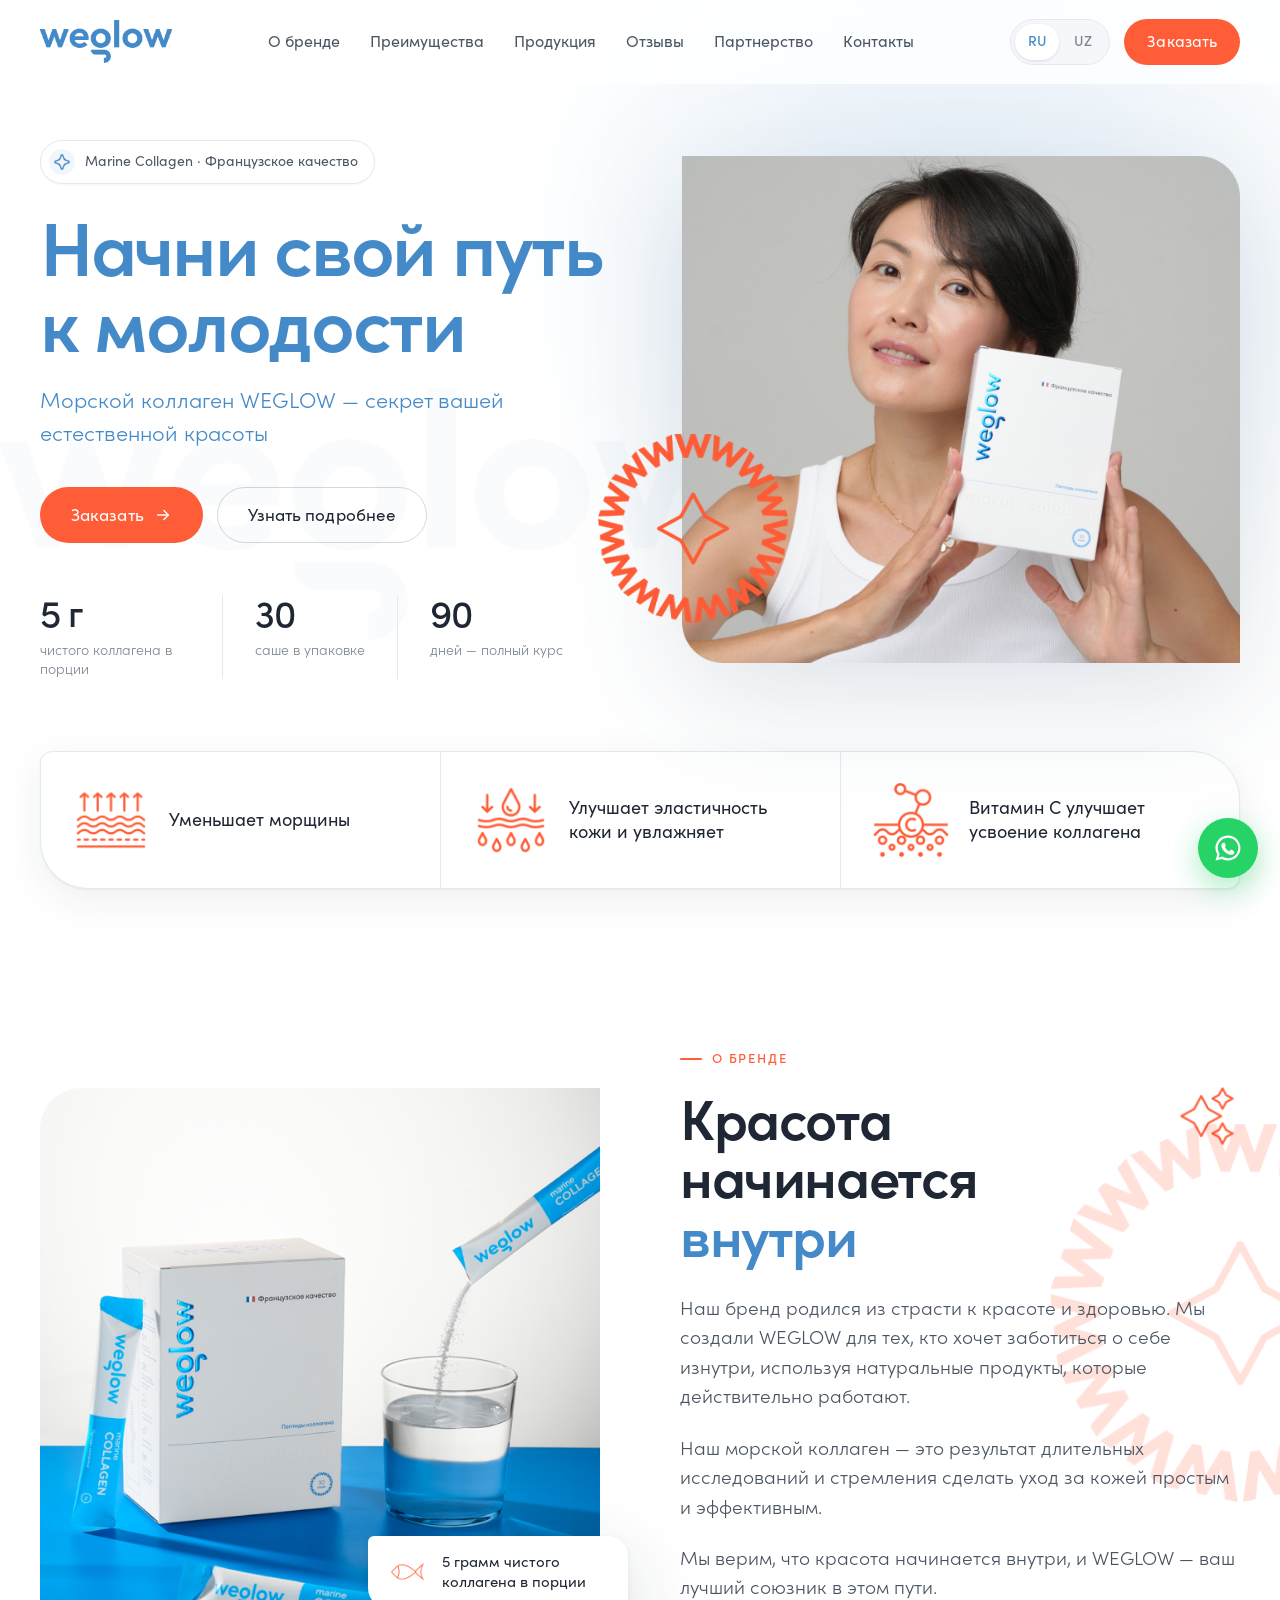
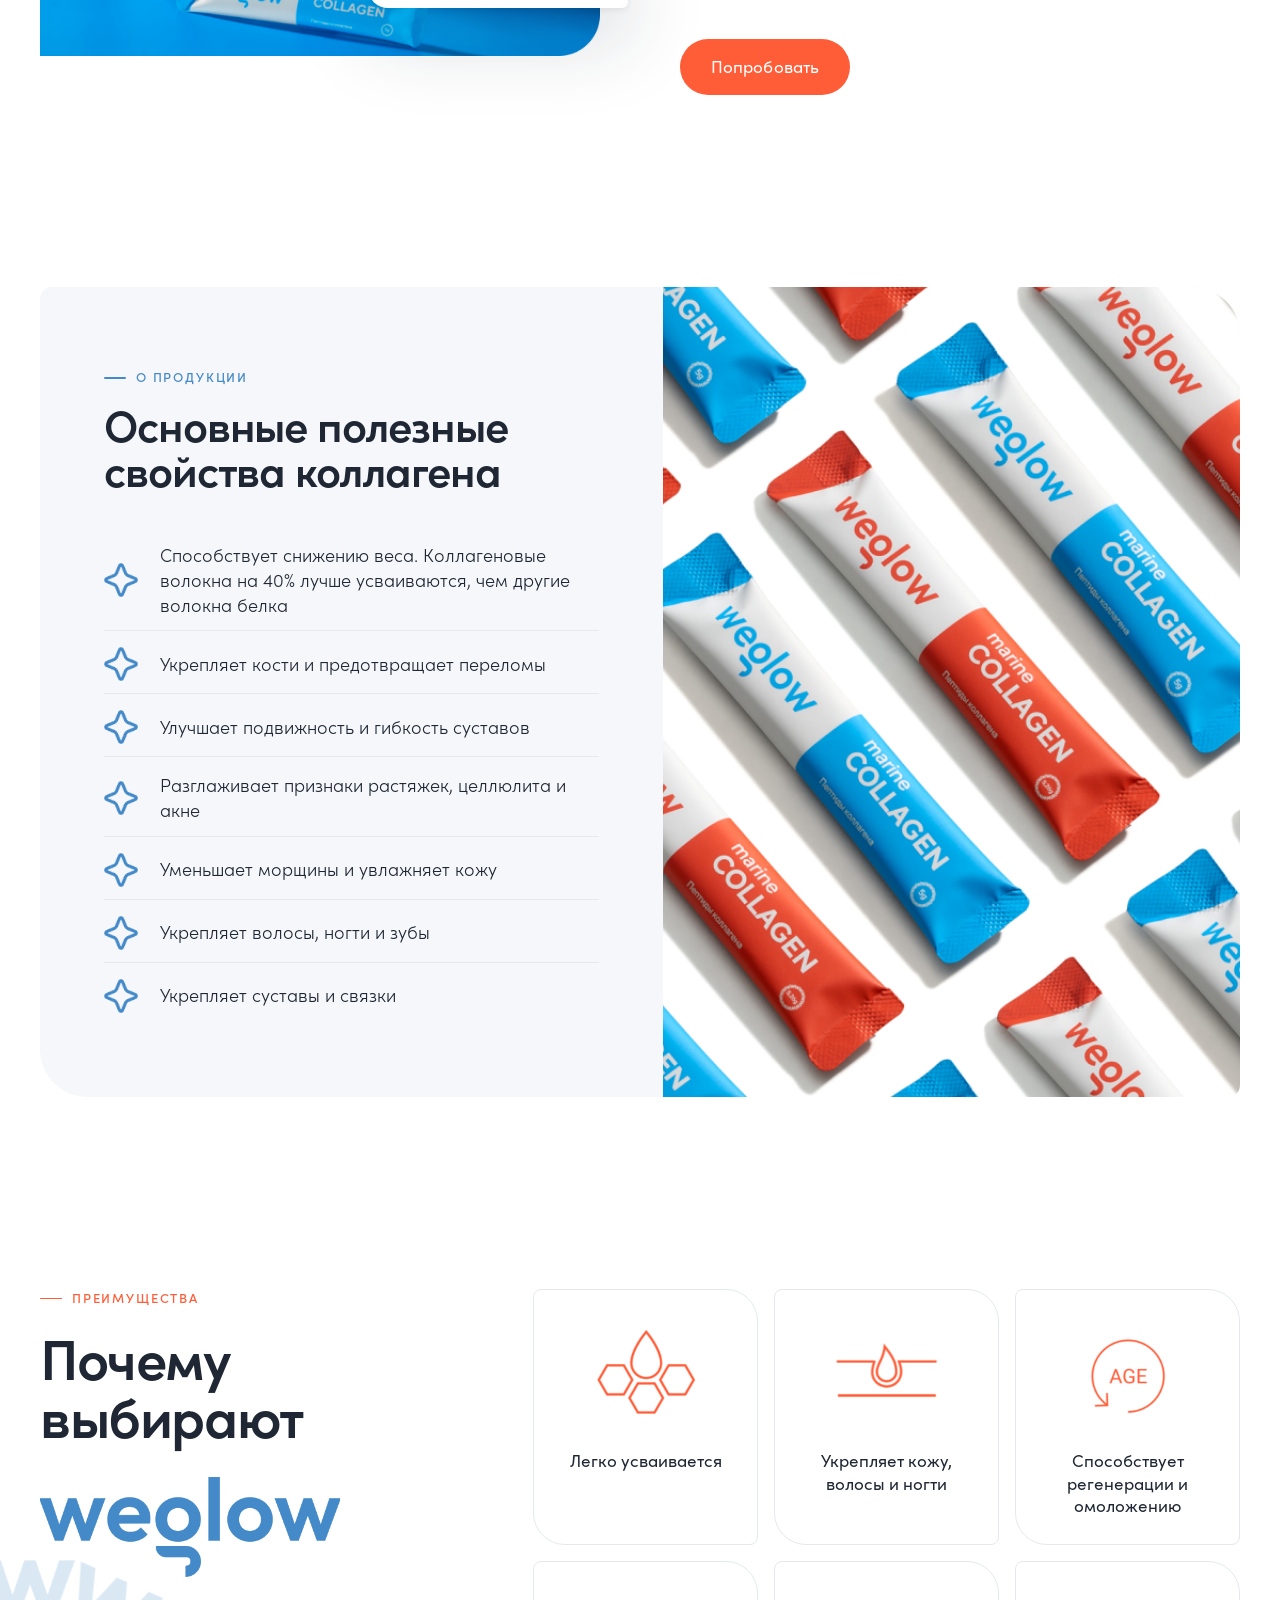
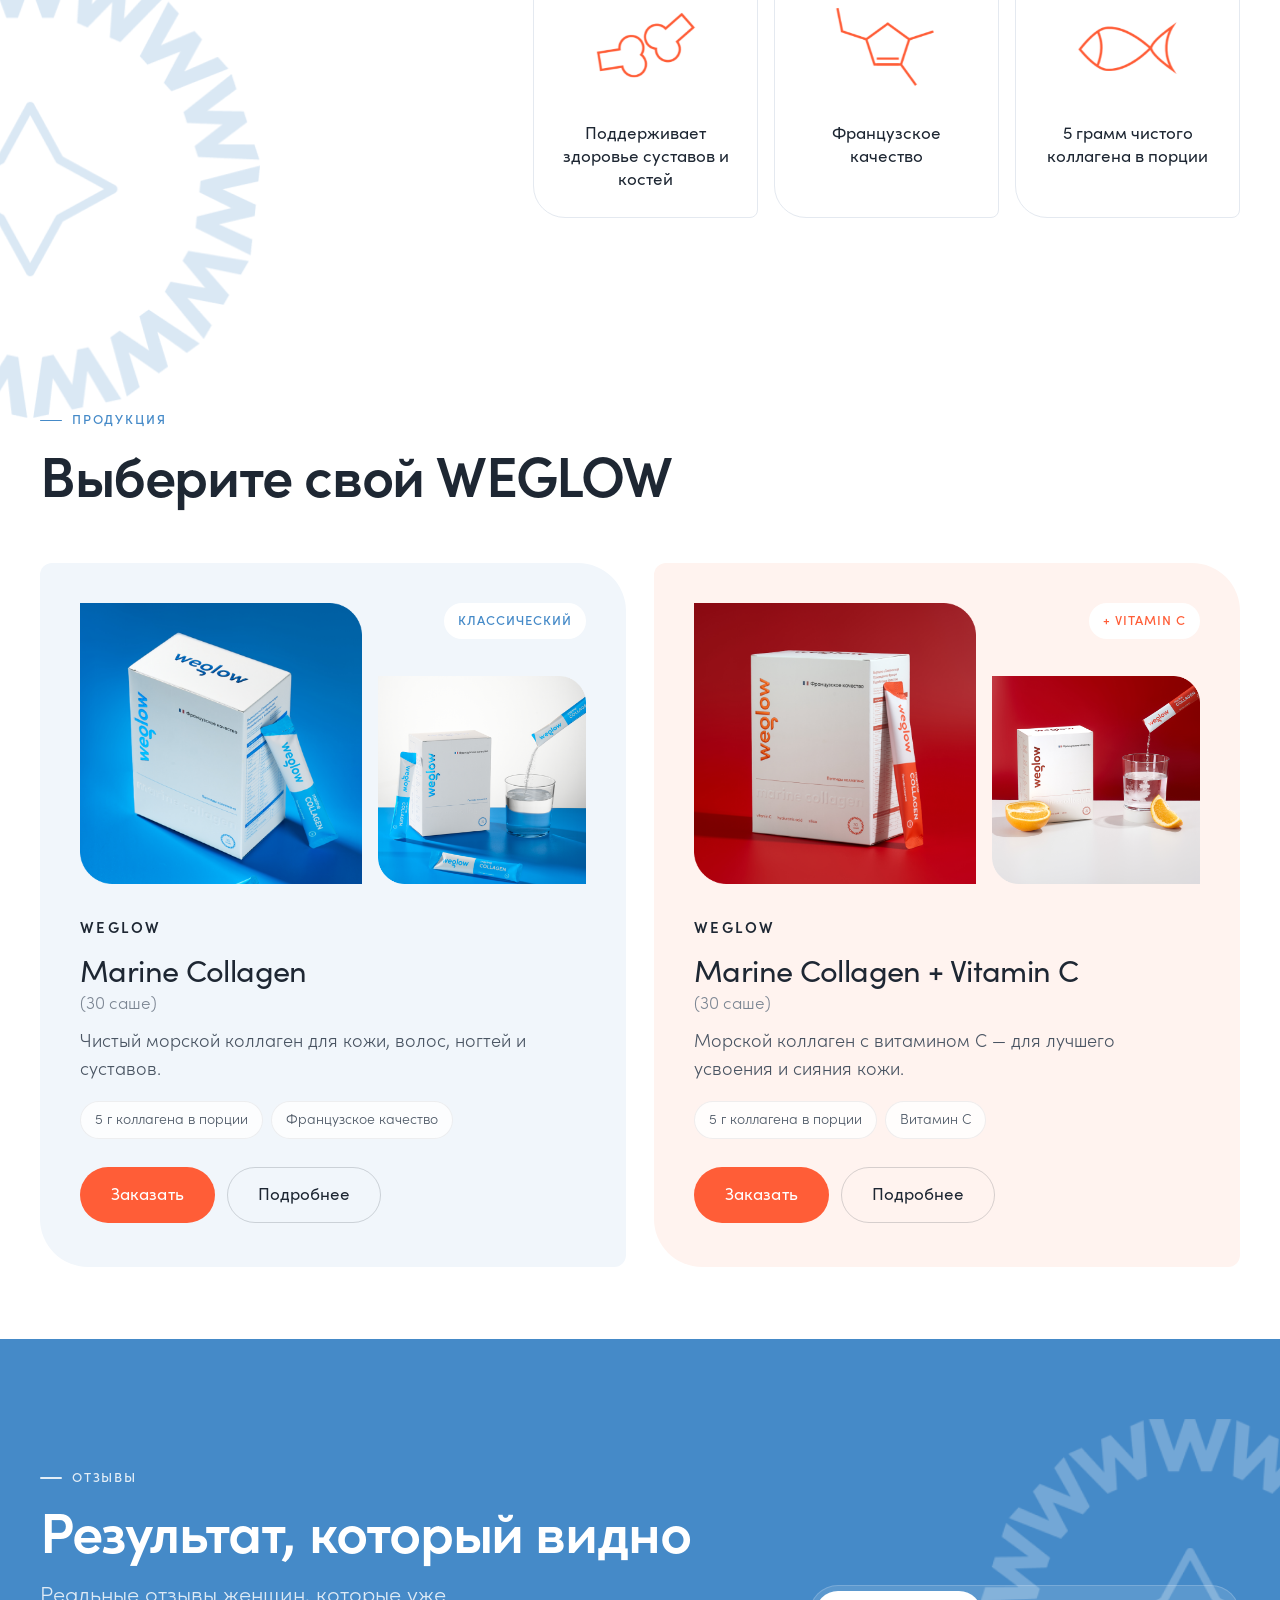
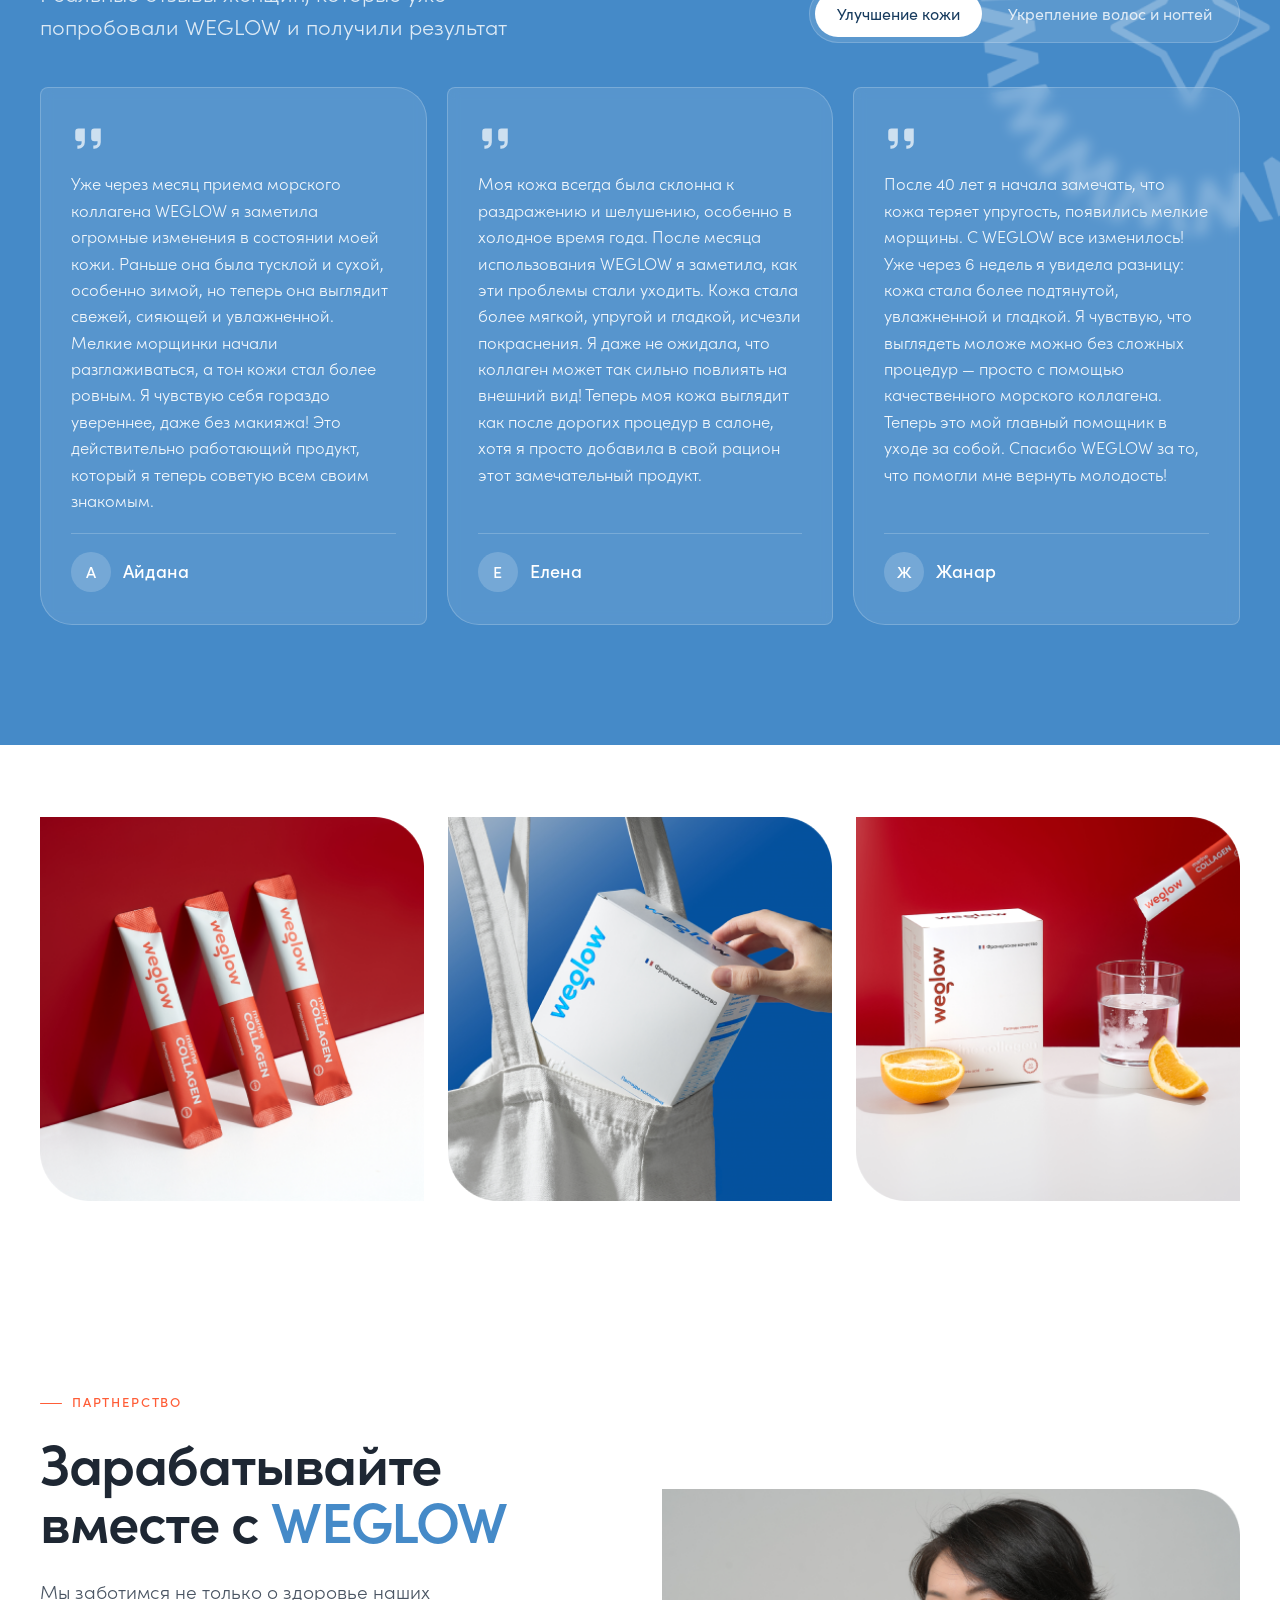
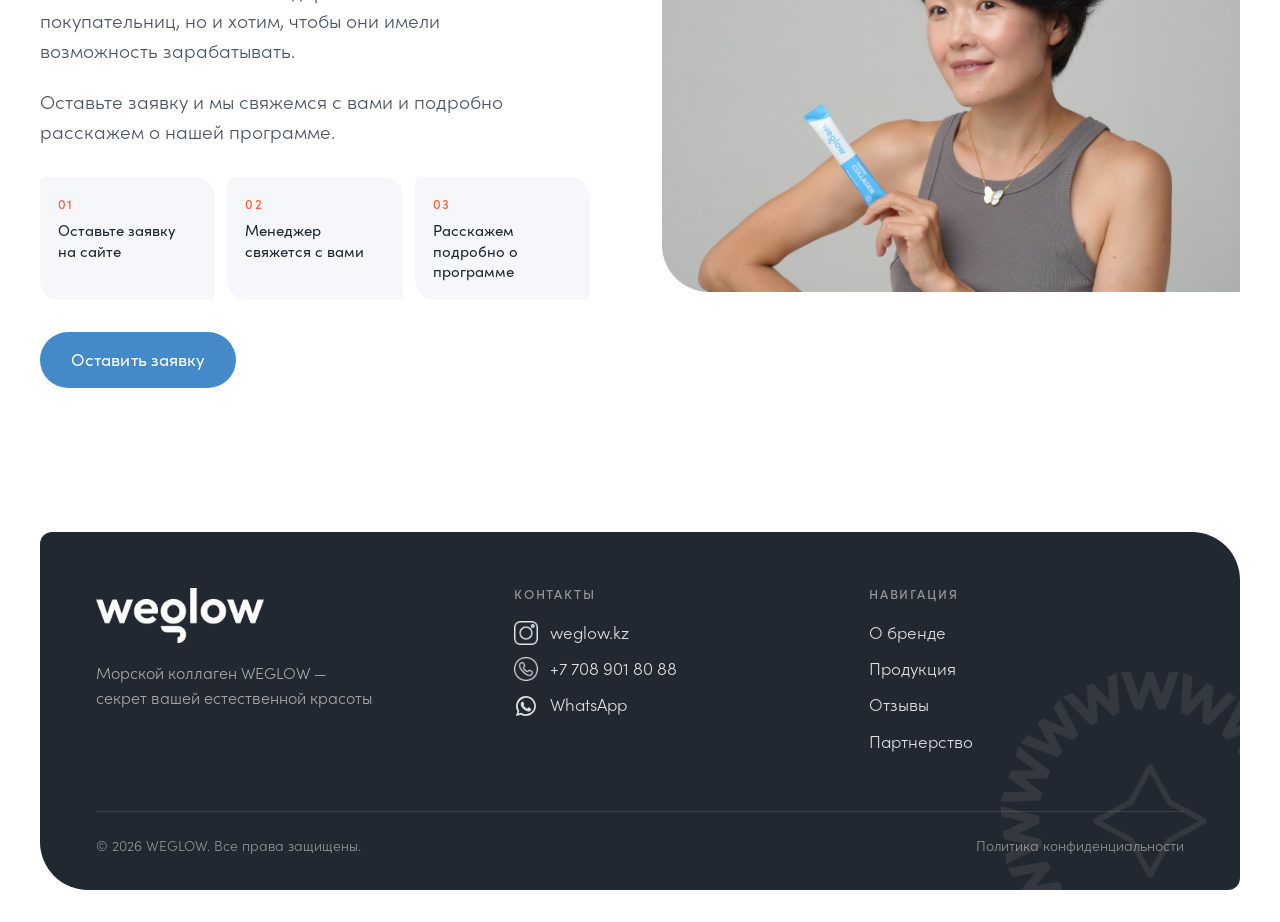
<file: index.html>
<!DOCTYPE html>
<html lang="ru">
<head>
  <meta charset="utf-8">
  <meta name="viewport" content="width=device-width, initial-scale=1, viewport-fit=cover">
  <script>
    // Until GitHub enforces HTTPS for the domain: send http:// visitors to https://weglow.uz.
    if (location.protocol === 'http:' && /(^|\.)weglow\.uz$/.test(location.hostname)) {
      location.replace('https://weglow.uz' + location.pathname + location.search + location.hash);
    }
  </script>
  <title data-i18n="meta.title">Морской коллаген WEGLOW — секрет вашей естественной красоты</title>
  <meta name="description" data-i18n-attr="content:meta.description" content="Морской коллаген WEGLOW с витамином C: французское качество, 5 г чистого коллагена в порции. Для кожи, волос, ногтей и суставов.">
  <meta name="theme-color" content="#ffffff">
  <link rel="canonical" href="https://weglow.uz/">
  <link rel="alternate" hreflang="ru" href="https://weglow.uz/">
  <link rel="alternate" hreflang="uz" href="https://weglow.uz/?lang=uz">
  <link rel="alternate" hreflang="x-default" href="https://weglow.uz/">
  <meta property="og:type" content="website">
  <meta property="og:url" content="https://weglow.uz/">
  <meta property="og:title" content="Морской коллаген WEGLOW — секрет вашей естественной красоты">
  <meta property="og:description" content="Морской коллаген WEGLOW с витамином C: французское качество, 5 г чистого коллагена в порции.">
  <meta property="og:image" content="https://weglow.uz/assets/img/hero.png">
  <link rel="icon" type="image/png" href="assets/img/favicon.png">
  <link rel="apple-touch-icon" href="assets/img/favicon.png">
  <link rel="preload" href="assets/fonts/SofiaPro-Light.woff" as="font" type="font/woff" crossorigin>
  <link rel="preload" href="assets/fonts/SofiaPro-SemiBold.woff" as="font" type="font/woff" crossorigin>
  <link rel="stylesheet" href="assets/css/style.css?v=3">
  <script>
    // Apply the saved language before first paint to avoid a flash of Russian text.
    (function () {
      try {
        var p = new URLSearchParams(location.search).get('lang');
        var l = p || localStorage.getItem('weglow-lang');
        if (l === 'uz') document.documentElement.lang = 'uz';
      } catch (e) {}
    })();
  </script>
</head>
<body>

<!-- ===================== Header ===================== -->
<header class="header" id="top">
  <div class="container header__inner">
    <a class="header__logo" href="#top" aria-label="WEGLOW"><img src="assets/img/logo-blue.png" alt="WEGLOW" width="214" height="71"></a>
    <nav class="nav" aria-label="Main">
      <a href="#brand" data-i18n="nav.brand">О бренде</a>
      <a href="#advantages" data-i18n="nav.advantages">Преимущества</a>
      <a href="#products" data-i18n="nav.products">Продукция</a>
      <a href="#reviews" data-i18n="nav.reviews">Отзывы</a>
      <a href="#partnership" data-i18n="nav.partnership">Партнерство</a>
      <a href="#contacts" data-i18n="nav.contacts">Контакты</a>
    </nav>
    <div class="header__actions">
      <div class="lang" role="group" aria-label="Язык / Til">
        <button type="button" data-lang="ru" aria-pressed="true">RU</button>
        <button type="button" data-lang="uz" aria-pressed="false">UZ</button>
      </div>
      <a href="#products" class="btn btn--primary btn--sm header__cta" data-i18n="cta.order">Заказать</a>
      <button class="burger" type="button" aria-label="Меню" data-i18n-attr="aria-label:nav.menu" aria-expanded="false"><span></span></button>
    </div>
  </div>
</header>

<nav class="mobile-menu" aria-label="Mobile">
  <a href="#brand" data-i18n="nav.brand">О бренде</a>
  <a href="#product" data-i18n="nav.product">О продукте</a>
  <a href="#advantages" data-i18n="nav.advantages">Преимущества</a>
  <a href="#products" data-i18n="nav.products">Продукция</a>
  <a href="#reviews" data-i18n="nav.reviews">Отзывы</a>
  <a href="#partnership" data-i18n="nav.partnership">Партнерство</a>
  <a href="#contacts" data-i18n="nav.contacts">Контакты</a>
  <a href="#products" class="btn btn--primary btn--block" data-i18n="cta.order">Заказать</a>
</nav>

<main>

<!-- ===================== Hero ===================== -->
<section class="hero">
  <div class="container">
    <div class="hero__grid">
      <div class="hero__copy reveal">
        <img class="hero__watermark" src="assets/img/hero-watermark.png" alt="" aria-hidden="true">
        <span class="chip"><span class="chip__dot"><img src="assets/img/star.png" alt=""></span><span data-i18n="hero.chip">Marine Collagen · Французское качество</span></span>
        <h1 class="h1" data-i18n="hero.title">Начни свой путь к&nbsp;молодости</h1>
        <p class="lead" data-i18n="hero.subtitle">Морской коллаген WEGLOW — секрет вашей естественной красоты</p>
        <div class="hero__ctas">
          <a href="#products" class="btn btn--primary">
            <span data-i18n="cta.order">Заказать</span>
            <svg class="arrow" viewBox="0 0 20 20" fill="none" aria-hidden="true"><path d="M4 10h12m0 0-5-5m5 5-5 5" stroke="currentColor" stroke-width="1.6" stroke-linecap="round" stroke-linejoin="round"/></svg>
          </a>
          <a href="#brand" class="btn btn--ghost" data-i18n="cta.more">Узнать подробнее</a>
        </div>
        <div class="stats">
          <div class="stat"><b data-i18n="stats.1.value">5 г</b><span data-i18n="stats.1.label">чистого коллагена в порции</span></div>
          <div class="stat"><b>30</b><span data-i18n="stats.2.label">саше в упаковке</span></div>
          <div class="stat"><b>90</b><span data-i18n="stats.3.label">дней — полный курс</span></div>
        </div>
      </div>
      <div class="hero__visual reveal reveal-d2">
        <img class="hero__photo" src="assets/img/hero.png" alt="WEGLOW Marine Collagen" width="675" height="614" fetchpriority="high">
        <img class="seal hero__seal" src="assets/img/seal-orange.png" alt="" aria-hidden="true">
      </div>
    </div>

    <div class="features reveal">
      <div class="feature"><img class="mult" src="assets/img/feat-1.png" alt="" width="158" height="158"><p data-i18n="features.1">Уменьшает морщины</p></div>
      <div class="feature"><img class="mult" src="assets/img/feat-2.png" alt="" width="158" height="158"><p data-i18n="features.2">Улучшает эластичность кожи и&nbsp;увлажняет</p></div>
      <div class="feature"><img class="mult" src="assets/img/feat-3.png" alt="" width="158" height="158"><p data-i18n="features.3">Витамин С улучшает усвоение коллагена</p></div>
    </div>
  </div>
</section>

<!-- ===================== Brand ===================== -->
<section class="section" id="brand">
  <img class="seal brand__decor" src="assets/img/seal-orange-light.png" alt="" aria-hidden="true">
  <div class="container brand__grid">
    <div class="brand__media reveal">
      <img class="photo" src="assets/img/brand.png" alt="WEGLOW Marine Collagen" width="675" height="685" loading="lazy">
      <div class="brand__badge">
        <img class="mult" src="assets/img/adv-6.png" alt="">
        <p data-i18n="brand.badge">5 грамм чистого коллагена в порции</p>
      </div>
    </div>
    <div class="brand__copy reveal reveal-d1">
      <span class="eyebrow" data-i18n="brand.eyebrow">О бренде</span>
      <div class="brand__title">
        <h2 class="h2" data-i18n="brand.title">Красота начинается <em>внутри</em></h2>
        <img class="sparkles mult" src="assets/img/sparkles.png" alt="" aria-hidden="true">
      </div>
      <p data-i18n="brand.p1">Наш бренд родился из страсти к красоте и здоровью. Мы создали WEGLOW для тех, кто хочет заботиться о себе изнутри, используя натуральные продукты, которые действительно работают.</p>
      <p data-i18n="brand.p2">Наш морской коллаген — это результат длительных исследований и стремления сделать уход за кожей простым и эффективным.</p>
      <p data-i18n="brand.p3">Мы верим, что красота начинается внутри, и WEGLOW — ваш лучший союзник в этом пути.</p>
      <a href="#products" class="btn btn--primary" data-i18n="cta.try">Попробовать</a>
    </div>
  </div>
</section>

<!-- ===================== Product info ===================== -->
<section class="section section--tight" id="product">
  <div class="container">
    <div class="info reveal">
      <div class="info__copy">
        <span class="eyebrow eyebrow--blue" data-i18n="info.eyebrow">О продукции</span>
        <h2 class="h2" data-i18n="info.title">Основные полезные свойства коллагена</h2>
        <ul class="benefits">
          <li><img src="assets/img/star.png" alt=""><span data-i18n="benefit.1">Способствует снижению веса. Коллагеновые волокна на 40% лучше усваиваются, чем другие волокна белка</span></li>
          <li><img src="assets/img/star.png" alt=""><span data-i18n="benefit.2">Укрепляет кости и предотвращает переломы</span></li>
          <li><img src="assets/img/star.png" alt=""><span data-i18n="benefit.3">Улучшает подвижность и гибкость суставов</span></li>
          <li><img src="assets/img/star.png" alt=""><span data-i18n="benefit.4">Разглаживает признаки растяжек, целлюлита и акне</span></li>
          <li><img src="assets/img/star.png" alt=""><span data-i18n="benefit.5">Уменьшает морщины и увлажняет кожу</span></li>
          <li><img src="assets/img/star.png" alt=""><span data-i18n="benefit.6">Укрепляет волосы, ногти и зубы</span></li>
          <li><img src="assets/img/star.png" alt=""><span data-i18n="benefit.7">Укрепляет суставы и связки</span></li>
        </ul>
      </div>
      <div class="info__media"><img src="assets/img/sachets.png" alt="WEGLOW sachets" loading="lazy"></div>
    </div>
  </div>
</section>

<!-- ===================== Advantages ===================== -->
<section class="section" id="advantages">
  <img class="seal adv__decor" src="assets/img/seal-blue-light.png" alt="" aria-hidden="true">
  <div class="container adv__grid">
    <div class="adv__intro reveal">
      <span class="eyebrow" data-i18n="adv.eyebrow">Преимущества</span>
      <h2 class="h2" data-i18n="adv.title">Почему выбирают</h2>
      <img class="adv__logo" src="assets/img/logo-blue-big.png" alt="WEGLOW" width="503" height="167">
    </div>
    <div class="tiles">
      <div class="tile reveal"><img class="mult" src="assets/img/adv-1.png" alt=""><p data-i18n="adv.1">Легко усваивается</p></div>
      <div class="tile reveal reveal-d1"><img class="mult" src="assets/img/adv-2.png" alt=""><p data-i18n="adv.2">Укрепляет кожу, волосы и ногти</p></div>
      <div class="tile reveal reveal-d2"><img class="mult" src="assets/img/adv-3.png" alt=""><p data-i18n="adv.3">Способствует регенерации и омоложению</p></div>
      <div class="tile reveal"><img class="mult" src="assets/img/adv-4.png" alt=""><p data-i18n="adv.4">Поддерживает здоровье суставов и костей</p></div>
      <div class="tile reveal reveal-d1"><img class="mult" src="assets/img/adv-5.png" alt=""><p data-i18n="adv.5">Французское качество</p></div>
      <div class="tile reveal reveal-d2"><img class="mult" src="assets/img/adv-6.png" alt=""><p data-i18n="adv.6">5 грамм чистого коллагена в порции</p></div>
    </div>
  </div>
</section>

<!-- ===================== Products ===================== -->
<section class="section section--tight" id="products">
  <div class="container">
    <div class="section-head reveal">
      <span class="eyebrow eyebrow--blue" data-i18n="products.eyebrow">Продукция</span>
      <h2 class="h2" data-i18n="products.title">Выберите свой WEGLOW</h2>
    </div>
    <div class="products">
      <article class="product reveal">
        <div class="product__media">
          <img src="assets/img/blue-1.png" alt="WEGLOW Marine Collagen" width="428" height="428" loading="lazy">
          <img src="assets/img/blue-2.png" alt="" width="383" height="383" loading="lazy">
          <span class="product__tag" data-i18n="product.marine.tag">Классический</span>
        </div>
        <div class="product__body">
          <span class="product__brand">WEGLOW</span>
          <h3 class="product__name">Marine Collagen <small data-i18n="product.sachets">(30 саше)</small></h3>
          <p class="product__desc" data-i18n="product.marine.desc">Чистый морской коллаген для кожи, волос, ногтей и суставов.</p>
          <p class="product__price" data-price="marine" hidden></p>
          <div class="pills">
            <span class="pill" data-i18n="pill.collagen">5 г коллагена в порции</span>
            <span class="pill" data-i18n="pill.france">Французское качество</span>
          </div>
          <div class="product__ctas">
            <button type="button" class="btn btn--primary" data-open="order" data-product="marine" data-i18n="cta.order">Заказать</button>
            <button type="button" class="btn btn--ghost" data-open="detail" data-product="marine" data-i18n="cta.details">Подробнее</button>
          </div>
        </div>
      </article>

      <article class="product product--red reveal reveal-d1">
        <div class="product__media">
          <img src="assets/img/red-1.png" alt="WEGLOW Marine Collagen + Vitamin C" width="428" height="428" loading="lazy">
          <img src="assets/img/red-2.png" alt="" width="383" height="383" loading="lazy">
          <span class="product__tag">+ Vitamin C</span>
        </div>
        <div class="product__body">
          <span class="product__brand">WEGLOW</span>
          <h3 class="product__name">Marine Collagen + Vitamin&nbsp;C <small data-i18n="product.sachets">(30 саше)</small></h3>
          <p class="product__desc" data-i18n="product.vitc.desc">Морской коллаген с витамином C — для лучшего усвоения и сияния кожи.</p>
          <p class="product__price" data-price="vitc" hidden></p>
          <div class="pills">
            <span class="pill" data-i18n="pill.collagen">5 г коллагена в порции</span>
            <span class="pill" data-i18n="pill.vitc">Витамин C</span>
          </div>
          <div class="product__ctas">
            <button type="button" class="btn btn--primary" data-open="order" data-product="vitc" data-i18n="cta.order">Заказать</button>
            <button type="button" class="btn btn--ghost" data-open="detail" data-product="vitc" data-i18n="cta.details">Подробнее</button>
          </div>
        </div>
      </article>
    </div>
  </div>
</section>

<!-- ===================== Reviews ===================== -->
<section class="section reviews" id="reviews">
  <img class="seal reviews__decor" src="assets/img/seal-white.png" alt="" aria-hidden="true">
  <div class="container">
    <div class="reviews__head reveal">
      <div>
        <span class="eyebrow eyebrow--light" data-i18n="reviews.eyebrow">Отзывы</span>
        <h2 class="h2" style="margin-top:16px" data-i18n="reviews.title">Результат, который видно</h2>
        <p class="lead" data-i18n="reviews.subtitle">Реальные отзывы женщин, которые уже попробовали WEGLOW и получили результат</p>
      </div>
      <div class="tabs" role="tablist">
        <button type="button" role="tab" id="tab-skin" aria-selected="true" aria-controls="panel-skin" data-i18n="reviews.tab.skin">Улучшение кожи</button>
        <button type="button" role="tab" id="tab-hair" aria-selected="false" aria-controls="panel-hair" tabindex="-1" data-i18n="reviews.tab.hair">Укрепление волос и ногтей</button>
      </div>
    </div>

    <div class="review-grid" id="panel-skin" role="tabpanel" aria-labelledby="tab-skin">
      <figure class="review reveal">
        <svg class="review__quote" viewBox="0 0 32 32" fill="currentColor" aria-hidden="true"><path d="M13 8H7a3 3 0 0 0-3 3v6a3 3 0 0 0 3 3h3v1a3 3 0 0 1-3 3H6v3h1a6 6 0 0 0 6-6V8Zm15 0h-6a3 3 0 0 0-3 3v6a3 3 0 0 0 3 3h3v1a3 3 0 0 1-3 3h-1v3h1a6 6 0 0 0 6-6V8Z"/></svg>
        <p data-i18n="review.1.text">Уже через месяц приема морского коллагена WEGLOW я заметила огромные изменения в состоянии моей кожи. Раньше она была тусклой и сухой, особенно зимой, но теперь она выглядит свежей, сияющей и увлажненной. Мелкие морщинки начали разглаживаться, а тон кожи стал более ровным. Я чувствую себя гораздо увереннее, даже без макияжа! Это действительно работающий продукт, который я теперь советую всем своим знакомым.</p>
        <figcaption class="review__author"><span class="review__avatar" aria-hidden="true">А</span><span class="review__name" data-i18n="review.1.name">Айдана</span></figcaption>
      </figure>
      <figure class="review reveal reveal-d1">
        <svg class="review__quote" viewBox="0 0 32 32" fill="currentColor" aria-hidden="true"><path d="M13 8H7a3 3 0 0 0-3 3v6a3 3 0 0 0 3 3h3v1a3 3 0 0 1-3 3H6v3h1a6 6 0 0 0 6-6V8Zm15 0h-6a3 3 0 0 0-3 3v6a3 3 0 0 0 3 3h3v1a3 3 0 0 1-3 3h-1v3h1a6 6 0 0 0 6-6V8Z"/></svg>
        <p data-i18n="review.2.text">Моя кожа всегда была склонна к раздражению и шелушению, особенно в холодное время года. После месяца использования WEGLOW я заметила, как эти проблемы стали уходить. Кожа стала более мягкой, упругой и гладкой, исчезли покраснения. Я даже не ожидала, что коллаген может так сильно повлиять на внешний вид! Теперь моя кожа выглядит как после дорогих процедур в салоне, хотя я просто добавила в свой рацион этот замечательный продукт.</p>
        <figcaption class="review__author"><span class="review__avatar" aria-hidden="true">Е</span><span class="review__name" data-i18n="review.2.name">Елена</span></figcaption>
      </figure>
      <figure class="review reveal reveal-d2">
        <svg class="review__quote" viewBox="0 0 32 32" fill="currentColor" aria-hidden="true"><path d="M13 8H7a3 3 0 0 0-3 3v6a3 3 0 0 0 3 3h3v1a3 3 0 0 1-3 3H6v3h1a6 6 0 0 0 6-6V8Zm15 0h-6a3 3 0 0 0-3 3v6a3 3 0 0 0 3 3h3v1a3 3 0 0 1-3 3h-1v3h1a6 6 0 0 0 6-6V8Z"/></svg>
        <p data-i18n="review.3.text">После 40 лет я начала замечать, что кожа теряет упругость, появились мелкие морщины. С WEGLOW все изменилось! Уже через 6 недель я увидела разницу: кожа стала более подтянутой, увлажненной и гладкой. Я чувствую, что выглядеть моложе можно без сложных процедур — просто с помощью качественного морского коллагена. Теперь это мой главный помощник в уходе за собой. Спасибо WEGLOW за то, что помогли мне вернуть молодость!</p>
        <figcaption class="review__author"><span class="review__avatar" aria-hidden="true">Ж</span><span class="review__name" data-i18n="review.3.name">Жанар</span></figcaption>
      </figure>
    </div>

    <div class="review-grid" id="panel-hair" role="tabpanel" aria-labelledby="tab-hair" hidden>
      <figure class="review">
        <svg class="review__quote" viewBox="0 0 32 32" fill="currentColor" aria-hidden="true"><path d="M13 8H7a3 3 0 0 0-3 3v6a3 3 0 0 0 3 3h3v1a3 3 0 0 1-3 3H6v3h1a6 6 0 0 0 6-6V8Zm15 0h-6a3 3 0 0 0-3 3v6a3 3 0 0 0 3 3h3v1a3 3 0 0 1-3 3h-1v3h1a6 6 0 0 0 6-6V8Z"/></svg>
        <p data-i18n="review.4.text">После нескольких лет борьбы с ломкими ногтями и тусклыми волосами я, наконец, нашла решение — морской коллаген WEGLOW! Уже через месяц приема ногти стали крепче, перестали слоиться, а волосы начали меньше выпадать и стали блестящими. Я даже не ожидала, что такой результат возможен! Теперь каждый день я получаю комплименты о том, как здорово выгляжу. WEGLOW — это действительно то, что нужно каждой женщине, которая хочет выглядеть ухоженно и здорово.</p>
        <figcaption class="review__author"><span class="review__avatar" aria-hidden="true">А</span><span class="review__name" data-i18n="review.4.name">Айгерим</span></figcaption>
      </figure>
      <figure class="review">
        <svg class="review__quote" viewBox="0 0 32 32" fill="currentColor" aria-hidden="true"><path d="M13 8H7a3 3 0 0 0-3 3v6a3 3 0 0 0 3 3h3v1a3 3 0 0 1-3 3H6v3h1a6 6 0 0 0 6-6V8Zm15 0h-6a3 3 0 0 0-3 3v6a3 3 0 0 0 3 3h3v1a3 3 0 0 1-3 3h-1v3h1a6 6 0 0 0 6-6V8Z"/></svg>
        <p data-i18n="review.5.text">После частого окрашивания волосы стали сильно выпадать, а ногти ломались буквально от любого прикосновения. Я решила попробовать WEGLOW и не пожалела! Уже через три недели волосы перестали выпадать пучками, стали мягкими и блестящими. А ногти... Это просто чудо! Они стали крепкими, теперь могу даже не переживать о маникюре. Приятно удивлена качеством продукта и обязательно продолжу принимать его дальше.</p>
        <figcaption class="review__author"><span class="review__avatar" aria-hidden="true">Л</span><span class="review__name" data-i18n="review.5.name">Луиза</span></figcaption>
      </figure>
      <figure class="review">
        <svg class="review__quote" viewBox="0 0 32 32" fill="currentColor" aria-hidden="true"><path d="M13 8H7a3 3 0 0 0-3 3v6a3 3 0 0 0 3 3h3v1a3 3 0 0 1-3 3H6v3h1a6 6 0 0 0 6-6V8Zm15 0h-6a3 3 0 0 0-3 3v6a3 3 0 0 0 3 3h3v1a3 3 0 0 1-3 3h-1v3h1a6 6 0 0 0 6-6V8Z"/></svg>
        <p data-i18n="review.6.text">Зима всегда была для меня стрессом: волосы становились сухими, а ногти ломались от малейшего удара. С WEGLOW все изменилось. Принимаю его уже два месяца, и результат просто потрясающий! Волосы густые, блестящие, почти не выпадают, а ногти растут как никогда раньше — ровные, крепкие, красивые. Теперь даже не использую специальные лаки для укрепления, потому что WEGLOW справляется с этим идеально. Рекомендую всем подругам!</p>
        <figcaption class="review__author"><span class="review__avatar" aria-hidden="true">О</span><span class="review__name" data-i18n="review.6.name">Оксана</span></figcaption>
      </figure>
    </div>
  </div>
</section>

<!-- ===================== Gallery ===================== -->
<section class="section section--tight">
  <div class="container">
    <div class="gallery">
      <figure class="reveal"><img src="assets/img/gallery-1.png" alt="WEGLOW Marine Collagen + Vitamin C" width="380" height="380" loading="lazy"></figure>
      <figure class="reveal reveal-d1"><img src="assets/img/gallery-2.png" alt="WEGLOW Marine Collagen" width="380" height="380" loading="lazy"></figure>
      <figure class="reveal reveal-d2"><img src="assets/img/gallery-3.png" alt="WEGLOW Marine Collagen + Vitamin C" width="380" height="380" loading="lazy"></figure>
    </div>
  </div>
</section>

<!-- ===================== Partnership ===================== -->
<section class="section" id="partnership">
  <div class="container partner">
    <div class="partner__copy reveal">
      <span class="eyebrow" data-i18n="partner.eyebrow">Партнерство</span>
      <h2 class="h2" data-i18n="partner.title">Зарабатывайте вместе с&nbsp;<em>WEGLOW</em></h2>
      <p data-i18n="partner.p1">Мы заботимся не только о здоровье наших покупательниц, но и хотим, чтобы они имели возможность зарабатывать.</p>
      <p data-i18n="partner.p2">Оставьте заявку и мы свяжемся с вами и подробно расскажем о нашей программе.</p>
      <div class="partner__steps">
        <div class="step"><b>01</b><span data-i18n="partner.step1">Оставьте заявку на сайте</span></div>
        <div class="step"><b>02</b><span data-i18n="partner.step2">Менеджер свяжется с вами</span></div>
        <div class="step"><b>03</b><span data-i18n="partner.step3">Расскажем подробно о программе</span></div>
      </div>
      <button type="button" class="btn btn--blue" data-open="partner" data-i18n="cta.apply">Оставить заявку</button>
    </div>
    <div class="partner__media reveal reveal-d1">
      <img src="assets/img/partner.png" alt="WEGLOW" width="612" height="427" loading="lazy">
    </div>
  </div>
</section>

</main>

<!-- ===================== Footer ===================== -->
<footer class="footer" id="contacts">
  <div class="container">
    <div class="footer__card">
      <img class="seal footer__seal" src="assets/img/seal-white.png" alt="" aria-hidden="true">
      <div class="footer__top">
        <div>
          <img class="footer__logo" src="assets/img/logo-white.png" alt="WEGLOW" width="214" height="70">
          <p class="footer__tagline" data-i18n="hero.subtitle">Морской коллаген WEGLOW — секрет вашей естественной красоты</p>
        </div>
        <div>
          <h4 data-i18n="footer.contacts">Контакты</h4>
          <div class="footer__links">
            <a href="https://www.instagram.com/weglow.kz/" target="_blank" rel="noopener"><img src="assets/img/ic-instagram.png" alt="">weglow.kz</a>
            <a href="tel:+77089018088" data-phone-link><img src="assets/img/ic-phone.png" alt=""><span data-phone-text>+7 708 901 80 88</span></a>
            <a href="#" data-wa-link target="_blank" rel="noopener">
              <svg width="24" height="24" viewBox="0 0 24 24" fill="currentColor" aria-hidden="true"><path d="M12 2a10 10 0 0 0-8.6 15.1L2 22l5-1.3A10 10 0 1 0 12 2Zm0 18.2a8.2 8.2 0 0 1-4.2-1.2l-.3-.2-3 .8.8-2.9-.2-.3A8.2 8.2 0 1 1 12 20.2Zm4.5-6.1c-.2-.1-1.5-.7-1.7-.8-.2-.1-.4-.1-.6.1l-.8 1c-.1.2-.3.2-.5.1a6.7 6.7 0 0 1-3.3-2.9c-.3-.4.2-.4.6-1.3.1-.2 0-.3 0-.4l-.8-1.8c-.2-.5-.4-.4-.6-.4h-.5a1 1 0 0 0-.7.3 3 3 0 0 0-.9 2.2c0 1.3.9 2.5 1 2.7.1.2 1.8 2.8 4.4 3.9 1.6.7 2.3.8 3.1.6.5-.1 1.5-.6 1.7-1.2.2-.6.2-1.1.2-1.2-.1-.1-.2-.2-.6-.3Z"/></svg>
              WhatsApp
            </a>
          </div>
        </div>
        <div>
          <h4 data-i18n="footer.nav">Навигация</h4>
          <div class="footer__links">
            <a href="#brand" data-i18n="nav.brand">О бренде</a>
            <a href="#products" data-i18n="nav.products">Продукция</a>
            <a href="#reviews" data-i18n="nav.reviews">Отзывы</a>
            <a href="#partnership" data-i18n="nav.partnership">Партнерство</a>
          </div>
        </div>
      </div>
      <div class="footer__bottom">
        <span data-i18n="footer.rights">© 2026 WEGLOW. Все права защищены.</span>
        <a href="privacy.html" data-keep-lang data-i18n="footer.privacy">Политика конфиденциальности</a>
      </div>
    </div>
  </div>
</footer>

<a class="wa-float" href="#" data-wa-link target="_blank" rel="noopener" aria-label="Написать в WhatsApp" data-i18n-attr="aria-label:wa.aria">
  <svg viewBox="0 0 24 24" fill="currentColor" aria-hidden="true"><path d="M12 2a10 10 0 0 0-8.6 15.1L2 22l5-1.3A10 10 0 1 0 12 2Zm0 18.2a8.2 8.2 0 0 1-4.2-1.2l-.3-.2-3 .8.8-2.9-.2-.3A8.2 8.2 0 1 1 12 20.2Zm4.5-6.1c-.2-.1-1.5-.7-1.7-.8-.2-.1-.4-.1-.6.1l-.8 1c-.1.2-.3.2-.5.1a6.7 6.7 0 0 1-3.3-2.9c-.3-.4.2-.4.6-1.3.1-.2 0-.3 0-.4l-.8-1.8c-.2-.5-.4-.4-.6-.4h-.5a1 1 0 0 0-.7.3 3 3 0 0 0-.9 2.2c0 1.3.9 2.5 1 2.7.1.2 1.8 2.8 4.4 3.9 1.6.7 2.3.8 3.1.6.5-.1 1.5-.6 1.7-1.2.2-.6.2-1.1.2-1.2-.1-.1-.2-.2-.6-.3Z"/></svg>
</a>

<!-- ===================== Modal: product details ===================== -->
<dialog class="modal modal--wide" id="modal-detail" aria-labelledby="detail-name">
  <button class="modal__close" type="button" data-close aria-label="Закрыть" data-i18n-attr="aria-label:modal.close"><svg viewBox="0 0 20 20" fill="none"><path d="m4 4 12 12M16 4 4 16" stroke="currentColor" stroke-width="1.8" stroke-linecap="round"/></svg></button>
  <div class="modal__scroll detail">
    <div class="detail__hero">
      <div>
        <div class="product__brand">WEGLOW</div>
        <h3 class="product__name" id="detail-name"><span data-detail-name>Marine Collagen</span> <small data-i18n="product.sachets">(30 саше)</small></h3>
        <p data-detail-desc></p>
        <button type="button" class="btn btn--primary" data-open="order" data-detail-order data-i18n="cta.order">Заказать</button>
      </div>
      <img data-detail-img="1" src="assets/img/blue-1.png" alt="" width="428" height="428">
    </div>

    <div class="detail__body">
      <section>
        <h4 data-i18n="info.title">Основные полезные свойства коллагена</h4>
        <div class="detail__benefits">
          <img class="photo" data-detail-img="2" src="assets/img/blue-2.png" alt="" loading="lazy">
          <ul class="benefits">
            <li><img src="assets/img/star.png" alt=""><span data-i18n="benefit.1">Способствует снижению веса. Коллагеновые волокна на 40% лучше усваиваются, чем другие волокна белка</span></li>
            <li><img src="assets/img/star.png" alt=""><span data-i18n="benefit.2">Укрепляет кости и предотвращает переломы</span></li>
            <li><img src="assets/img/star.png" alt=""><span data-i18n="benefit.3">Улучшает подвижность и гибкость суставов</span></li>
          </ul>
        </div>
        <div class="detail__benefits detail__benefits--rev">
          <img class="photo" data-detail-img="3" src="assets/img/blue-3.png" alt="" loading="lazy">
          <ul class="benefits">
            <li><img src="assets/img/star.png" alt=""><span data-i18n="benefit.4">Разглаживает признаки растяжек, целлюлита и акне</span></li>
            <li><img src="assets/img/star.png" alt=""><span data-i18n="benefit.5">Уменьшает морщины и увлажняет кожу</span></li>
            <li><img src="assets/img/star.png" alt=""><span data-i18n="benefit.6">Укрепляет волосы, ногти и зубы</span></li>
            <li><img src="assets/img/star.png" alt=""><span data-i18n="benefit.7">Укрепляет суставы и связки</span></li>
          </ul>
        </div>
      </section>

      <section class="usage">
        <h4 data-i18n="usage.title">Способ применения</h4>
        <p data-i18n="usage.text">Рекомендуется принимать за полчаса до еды, растворяя в воде комнатной температуры. Перерыв между курсами 90 дней.</p>
        <div class="usage__grid">
          <div class="course">
            <div class="course__icon">
              <span class="course__glass"><img class="s" src="assets/img/sachet-icon.png" alt=""><img class="g" src="assets/img/glass-icon.png" alt=""></span>
              <span class="course__dose" data-i18n="usage.dose1">× 1 / 90 дней</span>
            </div>
            <h5 data-i18n="usage.c1.title">Классический курс</h5>
            <p data-i18n="usage.c1.text">1 саше в день до завтрака<br>Курс — 90 дней</p>
          </div>
          <div class="course">
            <div class="course__icon">
              <span class="course__glass"><img class="s" src="assets/img/sachet-icon.png" alt=""><img class="g" src="assets/img/glass-icon.png" alt=""></span>
              <span class="course__dose" data-i18n="usage.dose2">× 2 / 90 дней</span>
            </div>
            <h5 data-i18n="usage.c2.title">Терапевтический курс</h5>
            <p data-i18n="usage.c2.text">По 1 саше 2 раза в день:<br>до завтрака и до ужина<br>Курс — 90 дней</p>
          </div>
        </div>
      </section>

      <section>
        <h4 data-i18n="how.title">Как работает WEGLOW</h4>
        <div class="months">
          <div class="month"><b data-i18n="how.m1">Первый месяц</b><p data-i18n="how.m1.text">Начинается процесс восстановления кожи изнутри. Коллаген помогает улучшить гидратацию кожи, что делает ее более упругой и гладкой. Мелкие морщинки могут начать разглаживаться.</p></div>
          <div class="month"><b data-i18n="how.m2">Второй месяц</b><p data-i18n="how.m2.text">Кожа становится заметно эластичней. Коллаген проникает в хрящевую ткань и делает суставы более подвижными.</p></div>
          <div class="month"><b data-i18n="how.m3">Третий месяц</b><p data-i18n="how.m3.text">Волосы приобретают густоту и блеск, становятся менее склонными к выпадению. Ногти становятся крепкими, гладкими и здоровыми.</p></div>
        </div>
      </section>

      <section>
        <h4 data-i18n="what.title">Что такое коллаген?</h4>
        <div class="what">
          <div>
            <h5 data-i18n="what.subtitle">Коллаген — главный белок кожи</h5>
            <p data-i18n="what.text">Его еще называют «белком молодости». Все потому, что он в тандеме с эластином обеспечивает упругость и эластичность кожи, выступая в роли «пружинного матраса».</p>
          </div>
          <img class="mult" src="assets/img/skin-3d.png" alt="" loading="lazy">
        </div>
        <div class="skins">
          <div class="skin">
            <h5 data-i18n="skin.young">Молодая кожа</h5>
            <div class="skin__fig">
              <img class="mult" src="assets/img/skin-young.png" alt="" loading="lazy">
              <div class="skin__labels">
                <span style="top:4%" data-i18n="skin.cuticle">Кутикула</span>
                <span style="top:15%" data-i18n="skin.epidermis">Эпидермис</span>
                <span style="top:42%" data-i18n="skin.dermis">Дерма</span>
                <span style="top:74%" data-i18n="skin.hypodermis">Гиподерма</span>
              </div>
            </div>
          </div>
          <div class="skin">
            <h5 data-i18n="skin.mature">Возрастная кожа</h5>
            <div class="skin__fig">
              <img class="mult" src="assets/img/skin-old.png" alt="" loading="lazy">
              <div class="skin__labels">
                <span style="top:29%" data-i18n="skin.elastin">Эластин</span>
                <span style="top:47%" data-i18n="skin.collagen">Коллаген</span>
                <span style="top:71%" data-i18n="skin.fat">Жировые клетки</span>
                <span style="top:90%" data-i18n="skin.muscles">Мышцы</span>
              </div>
            </div>
          </div>
        </div>
      </section>

      <section>
        <h4 data-i18n="decline.title">Снижение выработки коллагена с возрастом</h4>
        <ol class="timeline">
          <li><span class="age" data-i18n="decline.a1">20–25<br>лет</span><p data-i18n="decline.t1">Коллаген на пике, кожа упругая и эластичная.</p></li>
          <li><span class="age" data-i18n="decline.a2">25–30<br>лет</span><p data-i18n="decline.t2">Выработка начинает снижаться, теряется около 1–1,5% коллагена в год. Появляются первые морщинки.</p></li>
          <li><span class="age" data-i18n="decline.a3">30–40<br>лет</span><p data-i18n="decline.t3">Снижение ускоряется, кожа теряет эластичность, начинаются проблемы с суставами.</p></li>
          <li><span class="age" data-i18n="decline.a4">40–50<br>лет</span><p data-i18n="decline.t4">Потеря коллагена достигает 20–25%. Морщины углубляются, кожа становится менее эластичной.</p></li>
          <li><span class="age" data-i18n="decline.a5">50+<br>лет</span><p data-i18n="decline.t5">Коллаген вырабатывается минимально. Кожа истончается, суставы теряют гибкость.</p></li>
        </ol>
      </section>
    </div>
  </div>
</dialog>

<!-- ===================== Modal: order ===================== -->
<dialog class="modal" id="modal-order" aria-labelledby="order-title">
  <button class="modal__close" type="button" data-close aria-label="Закрыть" data-i18n-attr="aria-label:modal.close"><svg viewBox="0 0 20 20" fill="none"><path d="m4 4 12 12M16 4 4 16" stroke="currentColor" stroke-width="1.8" stroke-linecap="round"/></svg></button>
  <div class="modal__scroll form-modal">
    <form novalidate data-form="order">
      <span class="eyebrow" data-i18n="order.eyebrow">Заказ</span>
      <h3 id="order-title">WEGLOW <span data-order-name>Marine Collagen</span><small data-i18n="product.sachets">(30 саше)</small></h3>
      <p class="sub" data-i18n="form.sub">Заполните форму ниже и отправьте заявку</p>
      <div class="field">
        <label for="o-name" data-i18n="form.name">Ваше имя</label>
        <input id="o-name" name="name" type="text" autocomplete="name" required placeholder="Айдана" data-i18n-attr="placeholder:form.name.ph">
        <span class="err" data-i18n="form.err.name">Укажите имя</span>
      </div>
      <div class="field">
        <label for="o-phone" data-i18n="form.phone">Телефон</label>
        <input id="o-phone" name="phone" type="tel" inputmode="tel" autocomplete="tel" required placeholder="+998 90 123 45 67" data-phone>
        <span class="err" data-i18n="form.err.phone">Укажите номер телефона</span>
      </div>
      <div class="qty-row">
        <span data-i18n="form.qty">Количество упаковок</span>
        <div class="qty">
          <button type="button" data-qty="-1" aria-label="−1">−</button>
          <output name="qty">1</output>
          <button type="button" data-qty="1" aria-label="+1">+</button>
        </div>
      </div>
      <fieldset class="paym" data-paym hidden>
        <legend data-i18n="pay.method">Способ оплаты</legend>
        <label class="paym__opt">
          <input type="radio" name="method" value="online" checked>
          <span class="paym__text"><b><span data-i18n="pay.online">Оплатить онлайн</span> <img class="paym__brand" src="assets/img/uzum-bank-icon.svg" alt="Uzum Bank" width="18" height="18"></b><small data-i18n="pay.online.sub">Карты Uzcard, Humo, Visa, Mastercard — через Uzum Bank</small></span>
          <span class="paym__sum" data-pay-total></span>
        </label>
        <label class="paym__opt" data-paym-nasiya hidden>
          <input type="radio" name="method" value="nasiya">
          <span class="paym__text"><b data-i18n="pay.nasiya">В рассрочку</b><small data-i18n="pay.nasiya.sub">Uzum Nasiya — оплата частями, условия видны до подписания</small></span>
        </label>
        <label class="paym__opt">
          <input type="radio" name="method" value="whatsapp">
          <span class="paym__text"><b data-i18n="pay.wa">Через менеджера</b><small data-i18n="pay.wa.sub">Заявка в WhatsApp, оплату согласуем с менеджером</small></span>
        </label>
      </fieldset>
      <label class="check"><input type="checkbox" name="agree" checked> <span data-i18n="form.agree">Я согласен(на) с <a href="privacy.html" target="_blank" data-keep-lang>политикой конфиденциальности</a></span></label>
      <button type="submit" class="btn btn--primary btn--block" data-order-submit data-i18n="form.submit">Отправить заявку</button>
      <p class="form-error" data-pay-error hidden></p>
      <p class="form-note" data-order-note><svg viewBox="0 0 24 24" fill="currentColor" aria-hidden="true"><path d="M12 2a10 10 0 0 0-8.6 15.1L2 22l5-1.3A10 10 0 1 0 12 2Z"/></svg><span data-i18n="form.note">После отправки заявки с вами свяжется наш менеджер</span></p>
    </form>
    <div class="nasiya" data-nasiya hidden>
      <span class="eyebrow eyebrow--blue">Uzum Nasiya</span>
      <h3 data-i18n="nasiya.title">Оформление рассрочки</h3>
      <div class="nasiya__step" data-step="loading"><div class="spinner" aria-hidden="true"></div><p data-i18n="nasiya.loading">Проверяем данные в Uzum Nasiya…</p></div>
      <div class="nasiya__step" data-step="register" hidden>
        <p data-i18n="nasiya.register">Чтобы оформить рассрочку, пройдите короткую регистрацию в Uzum Nasiya: понадобятся паспорт или ID-карта и банковская карта. После проверки вернитесь сюда.</p>
        <a class="btn btn--primary btn--block" data-nasiya-webview target="_blank" rel="noopener" data-i18n="nasiya.register.btn">Пройти регистрацию</a>
        <button type="button" class="btn btn--ghost btn--block" data-nasiya-recheck data-i18n="nasiya.recheck">Я зарегистрировался — проверить</button>
      </div>
      <div class="nasiya__step" data-step="denied" hidden>
        <p data-i18n="nasiya.denied">К сожалению, Uzum Nasiya не может оформить рассрочку на этот номер. Выберите другой способ оплаты.</p>
      </div>
      <div class="nasiya__step" data-step="tariffs" hidden>
        <p data-i18n="nasiya.choose">Выберите срок рассрочки:</p>
        <div class="tariffs" data-tariffs></div>
        <button type="button" class="btn btn--primary btn--block" data-nasiya-sign data-i18n="nasiya.sign">Подписать договор</button>
        <p class="form-note" data-i18n="nasiya.sign.note">Откроется страница Uzum Nasiya — подтвердите договор кодом из SMS.</p>
      </div>
      <p class="form-error" data-nasiya-error hidden></p>
      <button type="button" class="btn btn--ghost btn--block nasiya__back" data-nasiya-back data-i18n="nasiya.back">Выбрать другой способ оплаты</button>
    </div>
    <div class="form-success" role="status">
      <div class="form-success__icon"><svg viewBox="0 0 24 24" fill="none"><path d="m5 12.5 4.5 4.5L19 7.5" stroke="currentColor" stroke-width="2.2" stroke-linecap="round" stroke-linejoin="round"/></svg></div>
      <h3 data-i18n="success.title">Почти готово!</h3>
      <p data-i18n="success.text">Мы открыли WhatsApp с вашей заявкой — нажмите «Отправить», и менеджер свяжется с вами.</p>
      <p style="margin-top:14px"><a href="#" data-success-link target="_blank" rel="noopener" data-i18n="success.link">WhatsApp не открылся? Нажмите здесь</a></p>
    </div>
  </div>
</dialog>

<!-- ===================== Modal: payment result ===================== -->
<dialog class="modal" id="modal-result" aria-live="polite">
  <button class="modal__close" type="button" data-close aria-label="Закрыть" data-i18n-attr="aria-label:modal.close"><svg viewBox="0 0 20 20" fill="none"><path d="m4 4 12 12M16 4 4 16" stroke="currentColor" stroke-width="1.8" stroke-linecap="round"/></svg></button>
  <div class="modal__scroll form-modal result" data-result="loading">
    <div class="result__icon result__icon--wait"><div class="spinner" aria-hidden="true"></div></div>
    <div class="result__icon result__icon--ok"><svg viewBox="0 0 24 24" fill="none"><path d="m5 12.5 4.5 4.5L19 7.5" stroke="currentColor" stroke-width="2.2" stroke-linecap="round" stroke-linejoin="round"/></svg></div>
    <div class="result__icon result__icon--fail"><svg viewBox="0 0 24 24" fill="none"><path d="m7 7 10 10M17 7 7 17" stroke="currentColor" stroke-width="2.2" stroke-linecap="round"/></svg></div>
    <h3 data-result-title></h3>
    <p data-result-text></p>
    <p class="result__links"><a data-result-receipt target="_blank" rel="noopener" hidden data-i18n="result.receipt">Открыть чек</a></p>
    <button type="button" class="btn btn--ghost" data-result-recheck hidden data-i18n="result.recheck">Проверить ещё раз</button>
  </div>
</dialog>

<!-- ===================== Modal: partnership ===================== -->
<dialog class="modal" id="modal-partner" aria-labelledby="partner-title">
  <button class="modal__close" type="button" data-close aria-label="Закрыть" data-i18n-attr="aria-label:modal.close"><svg viewBox="0 0 20 20" fill="none"><path d="m4 4 12 12M16 4 4 16" stroke="currentColor" stroke-width="1.8" stroke-linecap="round"/></svg></button>
  <div class="modal__scroll form-modal">
    <form novalidate data-form="partner">
      <span class="eyebrow eyebrow--blue" data-i18n="partner.eyebrow">Партнерство</span>
      <h3 id="partner-title" data-i18n="partner.form.title">Хотите стать партнером WEGLOW?</h3>
      <p class="sub" data-i18n="form.sub">Заполните форму ниже и отправьте заявку</p>
      <div class="field">
        <label for="p-name" data-i18n="form.name">Ваше имя</label>
        <input id="p-name" name="name" type="text" autocomplete="name" required placeholder="Айдана" data-i18n-attr="placeholder:form.name.ph">
        <span class="err" data-i18n="form.err.name">Укажите имя</span>
      </div>
      <div class="field">
        <label for="p-phone" data-i18n="form.phone">Телефон</label>
        <input id="p-phone" name="phone" type="tel" inputmode="tel" autocomplete="tel" required placeholder="+998 90 123 45 67" data-phone>
        <span class="err" data-i18n="form.err.phone">Укажите номер телефона</span>
      </div>
      <div class="field">
        <label for="p-city" data-i18n="form.city">Город</label>
        <input id="p-city" name="city" type="text" autocomplete="address-level2" placeholder="Ташкент" data-i18n-attr="placeholder:form.city.ph">
      </div>
      <label class="check"><input type="checkbox" name="agree" checked> <span data-i18n="form.agree">Я согласен(на) с <a href="privacy.html" target="_blank" data-keep-lang>политикой конфиденциальности</a></span></label>
      <button type="submit" class="btn btn--blue btn--block" data-i18n="form.submit">Отправить заявку</button>
      <p class="form-note"><svg viewBox="0 0 24 24" fill="currentColor" aria-hidden="true"><path d="M12 2a10 10 0 0 0-8.6 15.1L2 22l5-1.3A10 10 0 1 0 12 2Z"/></svg><span data-i18n="form.note">После отправки заявки с вами свяжется наш менеджер</span></p>
    </form>
    <div class="form-success" role="status">
      <div class="form-success__icon"><svg viewBox="0 0 24 24" fill="none"><path d="m5 12.5 4.5 4.5L19 7.5" stroke="currentColor" stroke-width="2.2" stroke-linecap="round" stroke-linejoin="round"/></svg></div>
      <h3 data-i18n="success.title">Почти готово!</h3>
      <p data-i18n="success.text">Мы открыли WhatsApp с вашей заявкой — нажмите «Отправить», и менеджер свяжется с вами.</p>
      <p style="margin-top:14px"><a href="#" data-success-link target="_blank" rel="noopener" data-i18n="success.link">WhatsApp не открылся? Нажмите здесь</a></p>
    </div>
  </div>
</dialog>

<script src="assets/js/config.js?v=3"></script>
<script src="assets/js/i18n.js?v=3"></script>
<script src="assets/js/main.js?v=2"></script>
<script src="assets/js/pay.js?v=2"></script>
</body>
</html>
</file>
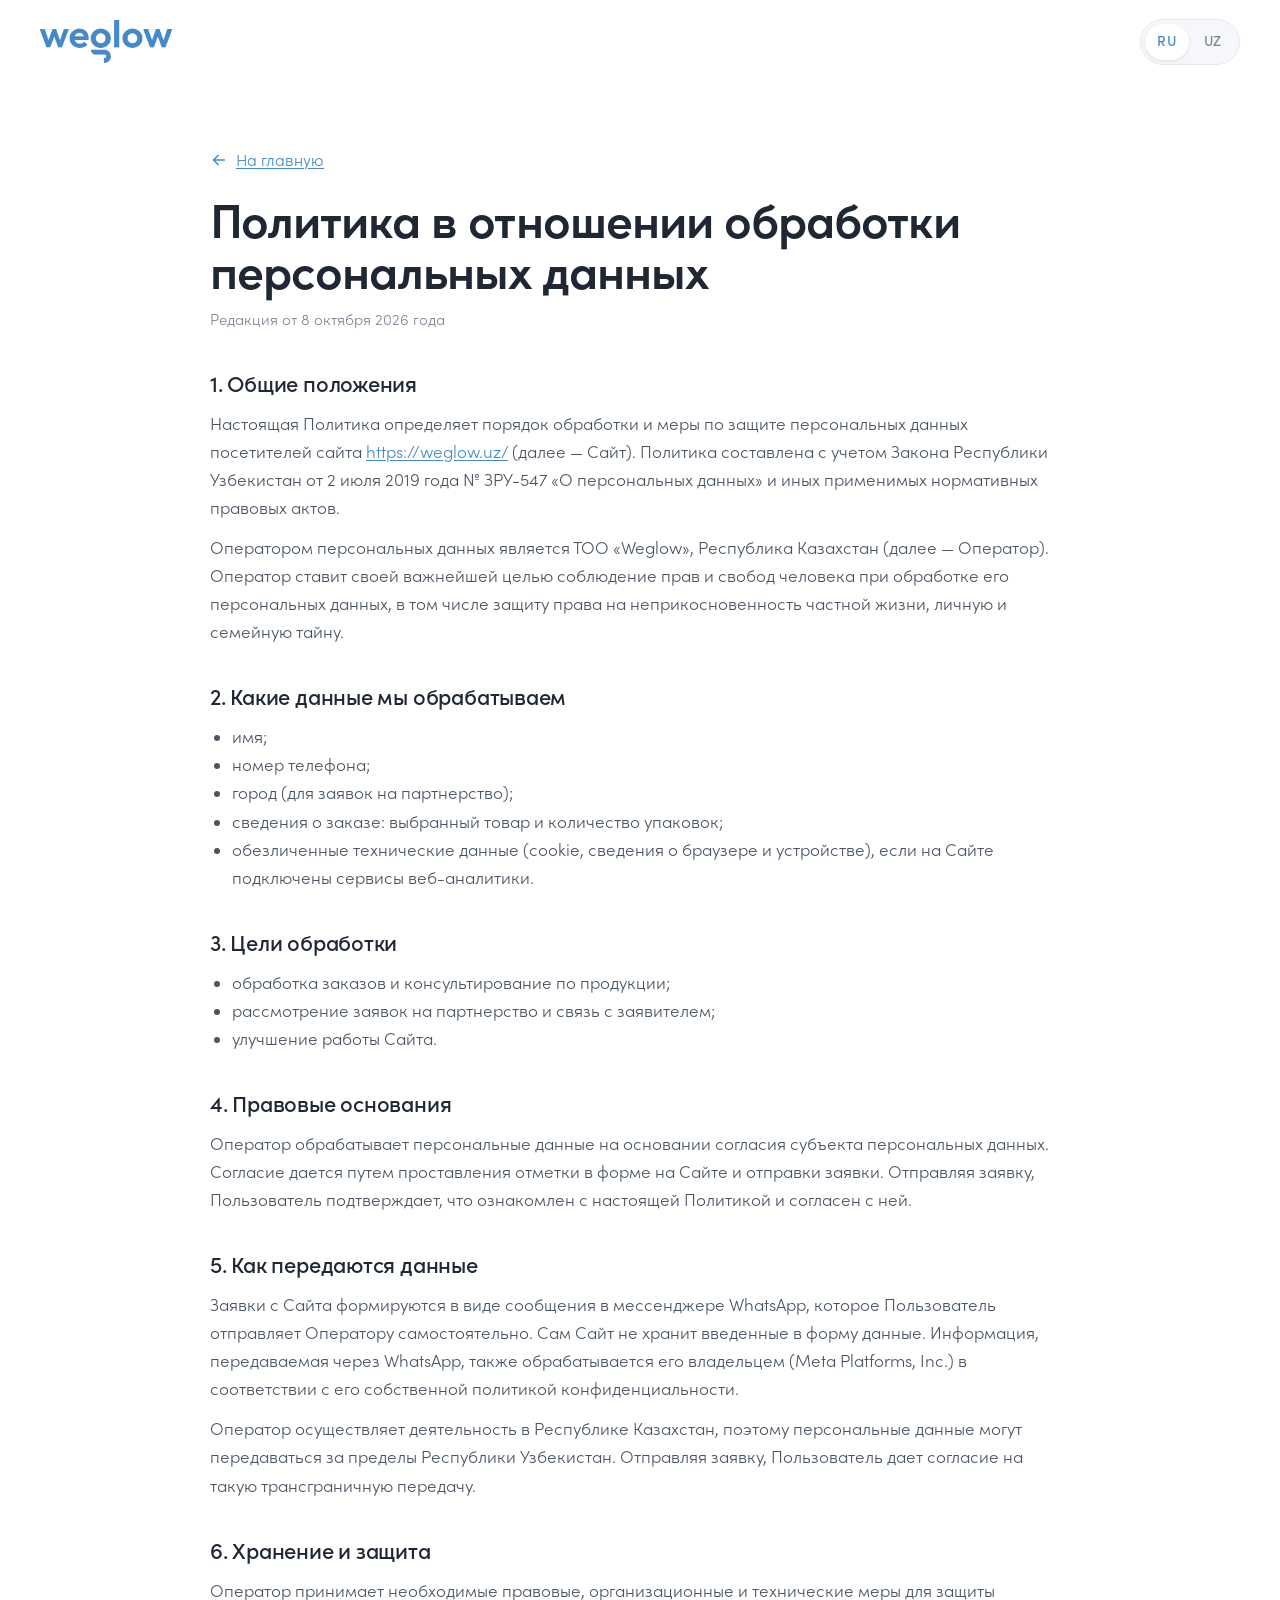
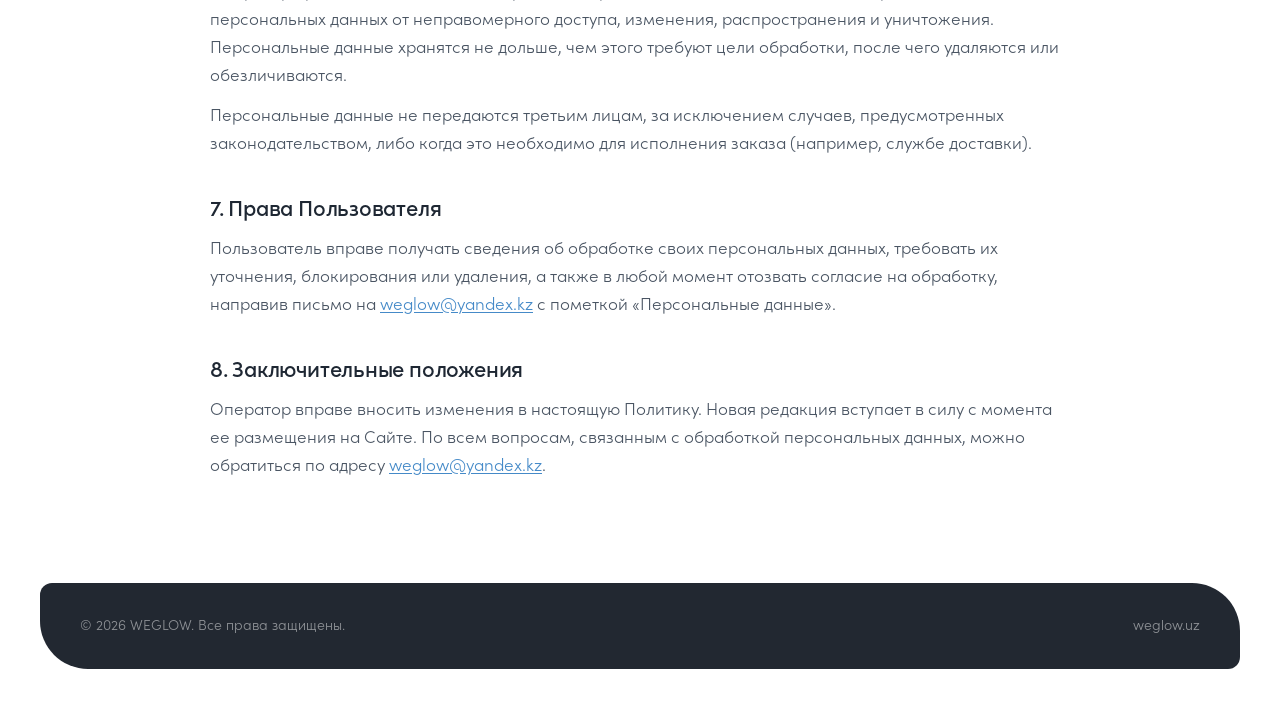
<file: privacy.html>
<!DOCTYPE html>
<html lang="ru">
<head>
  <meta charset="utf-8">
  <meta name="viewport" content="width=device-width, initial-scale=1, viewport-fit=cover">
  <script>
    // Until GitHub enforces HTTPS for the domain: send http:// visitors to https://weglow.uz.
    if (location.protocol === 'http:' && /(^|\.)weglow\.uz$/.test(location.hostname)) {
      location.replace('https://weglow.uz' + location.pathname + location.search + location.hash);
    }
  </script>
  <title data-i18n="privacy.title">Политика конфиденциальности — WEGLOW</title>
  <meta name="robots" content="noindex">
  <link rel="canonical" href="https://weglow.uz/privacy.html">
  <link rel="icon" type="image/png" href="assets/img/favicon.png">
  <link rel="stylesheet" href="assets/css/style.css?v=2">
  <script>
    (function () {
      try {
        var p = new URLSearchParams(location.search).get('lang');
        var l = p || localStorage.getItem('weglow-lang');
        if (l === 'uz') document.documentElement.lang = 'uz';
      } catch (e) {}
    })();
  </script>
</head>
<body>

<header class="header is-scrolled">
  <div class="container header__inner">
    <a class="header__logo" href="index.html" data-keep-lang aria-label="WEGLOW"><img src="assets/img/logo-blue.png" alt="WEGLOW" width="214" height="71"></a>
    <div class="header__actions" style="margin-left:auto">
      <div class="lang" role="group" aria-label="Язык / Til">
        <button type="button" data-lang="ru" aria-pressed="true">RU</button>
        <button type="button" data-lang="uz" aria-pressed="false">UZ</button>
      </div>
    </div>
  </div>
</header>

<main class="legal">
  <div class="container">
    <div class="legal__card">
      <a class="back-link" href="index.html" data-keep-lang>
        <svg width="18" height="18" viewBox="0 0 20 20" fill="none" aria-hidden="true"><path d="M16 10H4m0 0 5-5m-5 5 5 5" stroke="currentColor" stroke-width="1.6" stroke-linecap="round" stroke-linejoin="round"/></svg>
        <span data-i18n="privacy.back">На главную</span>
      </a>

      <!-- ===================== RU ===================== -->
      <article data-only="ru">
        <h1>Политика в отношении обработки персональных данных</h1>
        <p class="updated">Редакция от 8 октября 2026 года</p>

        <h2>1. Общие положения</h2>
        <p>Настоящая Политика определяет порядок обработки и меры по защите персональных данных посетителей сайта <a href="https://weglow.uz/">https://weglow.uz/</a> (далее — Сайт). Политика составлена с учетом Закона Республики Узбекистан от 2 июля 2019 года № ЗРУ-547 «О персональных данных» и иных применимых нормативных правовых актов.</p>
        <p>Оператором персональных данных является ТОО «Weglow», Республика Казахстан (далее — Оператор). Оператор ставит своей важнейшей целью соблюдение прав и свобод человека при обработке его персональных данных, в том числе защиту права на неприкосновенность частной жизни, личную и семейную тайну.</p>

        <h2>2. Какие данные мы обрабатываем</h2>
        <ul>
          <li>имя;</li>
          <li>номер телефона;</li>
          <li>город (для заявок на партнерство);</li>
          <li>сведения о заказе: выбранный товар и количество упаковок;</li>
          <li>обезличенные технические данные (cookie, сведения о браузере и устройстве), если на Сайте подключены сервисы веб-аналитики.</li>
        </ul>

        <h2>3. Цели обработки</h2>
        <ul>
          <li>обработка заказов и консультирование по продукции;</li>
          <li>рассмотрение заявок на партнерство и связь с заявителем;</li>
          <li>улучшение работы Сайта.</li>
        </ul>

        <h2>4. Правовые основания</h2>
        <p>Оператор обрабатывает персональные данные на основании согласия субъекта персональных данных. Согласие дается путем проставления отметки в форме на Сайте и отправки заявки. Отправляя заявку, Пользователь подтверждает, что ознакомлен с настоящей Политикой и согласен с ней.</p>

        <h2>5. Как передаются данные</h2>
        <p>Заявки с Сайта формируются в виде сообщения в мессенджере WhatsApp, которое Пользователь отправляет Оператору самостоятельно. Сам Сайт не хранит введенные в форму данные. Информация, передаваемая через WhatsApp, также обрабатывается его владельцем (Meta Platforms, Inc.) в соответствии с его собственной политикой конфиденциальности.</p>
        <p>Оператор осуществляет деятельность в Республике Казахстан, поэтому персональные данные могут передаваться за пределы Республики Узбекистан. Отправляя заявку, Пользователь дает согласие на такую трансграничную передачу.</p>

        <h2>6. Хранение и защита</h2>
        <p>Оператор принимает необходимые правовые, организационные и технические меры для защиты персональных данных от неправомерного доступа, изменения, распространения и уничтожения. Персональные данные хранятся не дольше, чем этого требуют цели обработки, после чего удаляются или обезличиваются.</p>
        <p>Персональные данные не передаются третьим лицам, за исключением случаев, предусмотренных законодательством, либо когда это необходимо для исполнения заказа (например, службе доставки).</p>

        <h2>7. Права Пользователя</h2>
        <p>Пользователь вправе получать сведения об обработке своих персональных данных, требовать их уточнения, блокирования или удаления, а также в любой момент отозвать согласие на обработку, направив письмо на <a href="mailto:weglow@yandex.kz">weglow@yandex.kz</a> с пометкой «Персональные данные».</p>

        <h2>8. Заключительные положения</h2>
        <p>Оператор вправе вносить изменения в настоящую Политику. Новая редакция вступает в силу с момента ее размещения на Сайте. По всем вопросам, связанным с обработкой персональных данных, можно обратиться по адресу <a href="mailto:weglow@yandex.kz">weglow@yandex.kz</a>.</p>
      </article>

      <!-- ===================== UZ ===================== -->
      <article data-only="uz">
        <h1>Shaxsga doir ma’lumotlarga ishlov berish siyosati</h1>
        <p class="updated">2026-yil 8-oktabrdagi tahrir</p>

        <h2>1. Umumiy qoidalar</h2>
        <p>Ushbu Siyosat <a href="https://weglow.uz/">https://weglow.uz/</a> sayti (keyingi o‘rinlarda — Sayt) tashrif buyuruvchilarining shaxsga doir ma’lumotlariga ishlov berish tartibi va ularni himoya qilish choralarini belgilaydi. Siyosat O‘zbekiston Respublikasining 2019-yil 2-iyuldagi O‘RQ-547-son «Shaxsga doir ma’lumotlar to‘g‘risida»gi Qonuni va boshqa amaldagi normativ-huquqiy hujjatlar asosida tuzilgan.</p>
        <p>Shaxsga doir ma’lumotlar operatori — «Weglow» MChJ, Qozog‘iston Respublikasi (keyingi o‘rinlarda — Operator). Operator shaxsga doir ma’lumotlarga ishlov berishda inson huquq va erkinliklariga, jumladan shaxsiy hayot daxlsizligi, shaxsiy va oilaviy sir huquqiga rioya qilishni eng muhim maqsad deb biladi.</p>

        <h2>2. Qanday ma’lumotlarga ishlov beramiz</h2>
        <ul>
          <li>ism;</li>
          <li>telefon raqami;</li>
          <li>shahar (hamkorlik arizalari uchun);</li>
          <li>buyurtma haqidagi ma’lumotlar: tanlangan mahsulot va qadoqlar soni;</li>
          <li>agar Saytda veb-analitika xizmatlari ulangan bo‘lsa — shaxsni aniqlamaydigan texnik ma’lumotlar (cookie, brauzer va qurilma haqidagi ma’lumotlar).</li>
        </ul>

        <h2>3. Ishlov berish maqsadlari</h2>
        <ul>
          <li>buyurtmalarni rasmiylashtirish va mahsulot bo‘yicha maslahat berish;</li>
          <li>hamkorlik arizalarini ko‘rib chiqish va ariza beruvchi bilan bog‘lanish;</li>
          <li>Sayt ishini yaxshilash.</li>
        </ul>

        <h2>4. Huquqiy asoslar</h2>
        <p>Operator shaxsga doir ma’lumotlarga ma’lumotlar subyektining roziligi asosida ishlov beradi. Rozilik Saytdagi shaklda belgi qo‘yish va arizani yuborish orqali beriladi. Arizani yuborish orqali Foydalanuvchi ushbu Siyosat bilan tanishganini va unga rozi ekanini tasdiqlaydi.</p>

        <h2>5. Ma’lumotlar qanday uzatiladi</h2>
        <p>Saytdagi arizalar WhatsApp messenjerida xabar shaklida tayyorlanadi va Foydalanuvchi uni Operatorga o‘zi yuboradi. Saytning o‘zi shaklga kiritilgan ma’lumotlarni saqlamaydi. WhatsApp orqali uzatilgan ma’lumotlarga uning egasi (Meta Platforms, Inc.) ham o‘z maxfiylik siyosatiga muvofiq ishlov beradi.</p>
        <p>Operator Qozog‘iston Respublikasida faoliyat yuritadi, shu sababli shaxsga doir ma’lumotlar O‘zbekiston Respublikasidan tashqariga uzatilishi mumkin. Arizani yuborish orqali Foydalanuvchi bunday transchegaraviy uzatishga rozilik beradi.</p>

        <h2>6. Saqlash va himoya qilish</h2>
        <p>Operator shaxsga doir ma’lumotlarni qonunga xilof kirish, o‘zgartirish, tarqatish va yo‘q qilishdan himoya qilish uchun zarur huquqiy, tashkiliy va texnik choralarni ko‘radi. Shaxsga doir ma’lumotlar ishlov berish maqsadlari talab qilganidan ortiq muddat saqlanmaydi, so‘ngra o‘chiriladi yoki shaxsni aniqlab bo‘lmaydigan holga keltiriladi.</p>
        <p>Shaxsga doir ma’lumotlar qonunchilikda nazarda tutilgan hollar yoki buyurtmani bajarish uchun zarur bo‘lgan hollar (masalan, yetkazib berish xizmatiga) bundan mustasno, uchinchi shaxslarga berilmaydi.</p>

        <h2>7. Foydalanuvchining huquqlari</h2>
        <p>Foydalanuvchi o‘z shaxsga doir ma’lumotlariga ishlov berilishi haqida ma’lumot olish, ularni aniqlashtirish, bloklash yoki o‘chirishni talab qilish, shuningdek, istalgan vaqtda ishlov berishga roziligini qaytarib olish huquqiga ega. Buning uchun <a href="mailto:weglow@yandex.kz">weglow@yandex.kz</a> manziliga «Shaxsga doir ma’lumotlar» belgisi bilan xat yuborish kifoya.</p>

        <h2>8. Yakuniy qoidalar</h2>
        <p>Operator ushbu Siyosatga o‘zgartirishlar kiritish huquqiga ega. Yangi tahrir Saytga joylashtirilgan paytdan boshlab kuchga kiradi. Shaxsga doir ma’lumotlarga ishlov berish bilan bog‘liq barcha savollar bo‘yicha <a href="mailto:weglow@yandex.kz">weglow@yandex.kz</a> manziliga murojaat qilish mumkin.</p>
      </article>
    </div>
  </div>
</main>

<footer class="footer">
  <div class="container">
    <div class="footer__card" style="padding:32px 40px">
      <div class="footer__bottom" style="margin:0;padding:0;border:0">
        <span data-i18n="footer.rights">© 2026 WEGLOW. Все права защищены.</span>
        <a href="index.html" data-keep-lang>weglow.uz</a>
      </div>
    </div>
  </div>
</footer>

<script src="assets/js/config.js?v=3"></script>
<script src="assets/js/i18n.js?v=3"></script>
<script src="assets/js/main.js?v=2"></script>
</body>
</html>
</file>
<file: assets/css/style.css>
/* ==========================================================================
   WEGLOW — weglow.uz
   Brand: blue #458AC8, coral #FF5D37, SofiaPro. "Leaf" corners (TR + BL).
   ========================================================================== */

@font-face { font-family: 'SofiaPro'; src: url('../fonts/SofiaPro-Light.woff') format('woff'); font-weight: 300; font-display: swap; }
@font-face { font-family: 'SofiaPro'; src: url('../fonts/SofiaPro-Regular.woff') format('woff'); font-weight: 400; font-display: swap; }
@font-face { font-family: 'SofiaPro'; src: url('../fonts/SofiaPro-Medium.woff') format('woff'); font-weight: 500; font-display: swap; }
@font-face { font-family: 'SofiaPro'; src: url('../fonts/SofiaPro-SemiBold.woff') format('woff'); font-weight: 600; font-display: swap; }
@font-face { font-family: 'SofiaPro'; src: url('../fonts/SofiaPro-Bold.woff') format('woff'); font-weight: 700; font-display: swap; }

:root {
  --blue: #458AC8;
  --blue-deep: #2B6CA8;
  --blue-ink: #173B5E;
  --blue-50: #F1F6FB;
  --blue-100: #E2EDF7;
  --sky: #208ECE;
  --coral: #FF5D37;
  --coral-deep: #EA4720;
  --coral-50: #FFF3EF;
  --coral-100: #FFE4DB;

  --ink: #1E2733;
  --ink-2: #4A5563;
  --ink-3: #7B8592;
  --line: #E4E9F0;
  --canvas: #FFFFFF;
  --mist: #F5F7FA;
  --dark: #222831;

  --leaf-lg: 12px 48px 12px 48px;
  --leaf: 8px 32px 8px 32px;
  --leaf-sm: 6px 20px 6px 20px;

  --shadow-soft: 0 1px 2px rgba(23, 37, 56, .06), 0 12px 40px rgba(23, 37, 56, .07);
  --shadow-pop: 0 2px 6px rgba(23, 37, 56, .08), 0 30px 80px rgba(23, 37, 56, .18);

  --container: 1200px;
  --gutter: 24px;
  --header-h: 84px;
  --ease: cubic-bezier(.2, .7, .2, 1);
}

*, *::before, *::after { box-sizing: border-box; }
html { scroll-behavior: smooth; scroll-padding-top: calc(var(--header-h) + 8px); -webkit-text-size-adjust: 100%; }
body {
  margin: 0;
  font-family: 'SofiaPro', 'Helvetica Neue', Arial, sans-serif;
  font-weight: 300;
  font-size: 18px;
  line-height: 1.55;
  color: var(--ink);
  background: var(--canvas);
  -webkit-font-smoothing: antialiased;
  overflow-x: hidden;
}
@supports (overflow: clip) { html, body { overflow-x: clip; } }
img { max-width: 100%; height: auto; display: block; }
a { color: inherit; text-decoration: none; }
button { font: inherit; color: inherit; cursor: pointer; }
p { margin: 0; }
h1, h2, h3, h4 { margin: 0; font-weight: 600; line-height: 1.05; letter-spacing: -0.02em; }

.container { width: 100%; max-width: calc(var(--container) + var(--gutter) * 2); margin: 0 auto; padding: 0 var(--gutter); }
.section { padding: 120px 0; position: relative; overflow-x: clip; }
.section--tight { padding: 72px 0; }
.mult { mix-blend-mode: multiply; }

/* Language-specific blocks (privacy page) */
html[lang="ru"] [data-only="uz"],
html[lang="uz"] [data-only="ru"] { display: none !important; }

/* ---------- Type ---------- */
.eyebrow {
  display: inline-flex; align-items: center; gap: 10px;
  font-size: 13px; font-weight: 500; letter-spacing: .14em; text-transform: uppercase;
  color: var(--coral);
}
.eyebrow::before { content: ''; width: 22px; height: 1.5px; background: currentColor; border-radius: 2px; }
.eyebrow--blue { color: var(--blue); }
.eyebrow--light { color: rgba(255,255,255,.85); }

.h1 { font-size: clamp(42px, 6vw, 76px); color: var(--blue); line-height: 1; letter-spacing: -0.03em; }
.h2 { font-size: clamp(34px, 4.4vw, 56px); color: var(--ink); line-height: 1.04; letter-spacing: -0.025em; }
.h2 em { font-style: normal; color: var(--blue); }
.h3 { font-size: clamp(24px, 2.4vw, 30px); line-height: 1.15; letter-spacing: -0.015em; }
.lead { font-size: clamp(19px, 1.7vw, 22px); color: var(--ink-2); line-height: 1.5; }
.muted { color: var(--ink-2); }
.section-head { display: grid; gap: 18px; margin-bottom: 56px; max-width: 760px; }
.section-head--center { margin-left: auto; margin-right: auto; text-align: center; justify-items: center; }

/* ---------- Buttons ---------- */
.btn {
  --bg: var(--coral); --fg: #fff; --bd: transparent;
  display: inline-flex; align-items: center; justify-content: center; gap: 10px;
  min-height: 56px; padding: 0 30px;
  border-radius: 999px; border: 1.5px solid var(--bd);
  background: var(--bg); color: var(--fg);
  font-size: 17px; font-weight: 400; letter-spacing: .005em; white-space: nowrap;
  transition: transform .25s var(--ease), background-color .25s, box-shadow .25s, color .25s, border-color .25s;
}
.btn:hover { transform: translateY(-2px); }
.btn:active { transform: translateY(0); }
.btn--primary:hover { --bg: var(--coral-deep); box-shadow: 0 12px 28px rgba(255, 93, 55, .32); }
.btn--blue { --bg: var(--blue); }
.btn--blue:hover { --bg: var(--blue-deep); box-shadow: 0 12px 28px rgba(69, 138, 200, .32); }
.btn--ghost { --bg: transparent; --fg: var(--ink); --bd: rgba(30, 39, 51, .18); }
.btn--ghost:hover { --bd: var(--ink); }
.btn--white { --bg: #fff; --fg: var(--blue-ink); }
.btn--sm { min-height: 46px; padding: 0 22px; font-size: 16px; }
.btn--block { width: 100%; }
.btn .arrow { width: 18px; height: 18px; transition: transform .25s var(--ease); }
.btn:hover .arrow { transform: translateX(3px); }
:focus-visible { outline: 2.5px solid var(--blue); outline-offset: 3px; }

/* ---------- Header ---------- */
.header {
  position: fixed; inset: 0 0 auto 0; z-index: 50;
  height: var(--header-h);
  background: rgba(255, 255, 255, .78);
  backdrop-filter: saturate(1.6) blur(16px); -webkit-backdrop-filter: saturate(1.6) blur(16px);
  border-bottom: 1px solid transparent;
  transition: border-color .3s, box-shadow .3s, background-color .3s;
}
.header.is-scrolled { border-color: var(--line); box-shadow: 0 6px 30px rgba(23, 37, 56, .05); background: rgba(255,255,255,.9); }
.header__inner { height: 100%; display: flex; align-items: center; gap: 32px; }
.header__logo img { width: 132px; height: auto; }
.nav { display: flex; gap: 30px; margin: 0 auto; }
.nav a { white-space: nowrap; font-size: 16px; font-weight: 400; color: var(--ink-2); position: relative; padding: 6px 0; transition: color .2s; }
.nav a::after { content: ''; position: absolute; left: 0; right: 0; bottom: 0; height: 1.5px; background: var(--blue); transform: scaleX(0); transform-origin: left; transition: transform .3s var(--ease); }
.nav a:hover { color: var(--ink); }
.nav a:hover::after { transform: scaleX(1); }
.header__actions { display: flex; align-items: center; gap: 14px; }

.lang {
  display: inline-flex; padding: 4px; gap: 2px;
  background: var(--mist); border: 1px solid var(--line); border-radius: 999px;
}
.lang button {
  border: 0; background: transparent; min-width: 44px; height: 36px; padding: 0 12px;
  border-radius: 999px; font-size: 14px; font-weight: 500; letter-spacing: .04em; color: var(--ink-3);
  transition: background-color .2s, color .2s, box-shadow .2s;
}
.lang button[aria-pressed="true"] { background: #fff; color: var(--blue); box-shadow: 0 1px 3px rgba(23,37,56,.12); }

.burger { display: none; width: 46px; height: 46px; border-radius: 50%; border: 1px solid var(--line); background: #fff; align-items: center; justify-content: center; }
.burger span { display: block; width: 18px; height: 1.5px; background: var(--ink); position: relative; transition: background-color .2s; }
.burger span::before, .burger span::after { content: ''; position: absolute; left: 0; width: 18px; height: 1.5px; background: var(--ink); transition: transform .3s var(--ease); }
.burger span::before { top: -6px; } .burger span::after { top: 6px; }
.menu-open .burger span { background: transparent; }
.menu-open .burger span::before { transform: translateY(6px) rotate(45deg); }
.menu-open .burger span::after { transform: translateY(-6px) rotate(-45deg); }

.mobile-menu {
  position: fixed; inset: var(--header-h) 0 0 0; z-index: 49;
  background: #fff; padding: 24px var(--gutter) 40px;
  display: flex; flex-direction: column; gap: 6px;
  opacity: 0; visibility: hidden; transform: translateY(-8px);
  transition: opacity .3s, transform .3s var(--ease), visibility .3s;
  overflow-y: auto;
}
.menu-open .mobile-menu { opacity: 1; visibility: visible; transform: none; }
.mobile-menu a:not(.btn) { font-size: 26px; font-weight: 400; padding: 14px 0; border-bottom: 1px solid var(--line); letter-spacing: -0.01em; }
.mobile-menu .btn { margin-top: 24px; }
.menu-open { overflow: hidden; }

/* ---------- Hero ---------- */
.hero { padding: calc(var(--header-h) + 56px) 0 40px; position: relative; overflow: hidden; }
.hero::before {
  content: ''; position: absolute; z-index: -1; right: -10%; top: -20%;
  width: 70vw; height: 70vw; max-width: 1000px; max-height: 1000px;
  background: radial-gradient(closest-side, var(--blue-100), rgba(226, 237, 247, 0));
}
.hero__grid { display: grid; grid-template-columns: 1.05fr 1fr; gap: 56px; align-items: center; }
.hero__copy { position: relative; }
.hero__watermark { position: absolute; left: -40px; top: 46%; width: 760px; max-width: none; opacity: .55; z-index: -1; pointer-events: none; }
.chip {
  display: inline-flex; align-items: center; gap: 10px;
  padding: 8px 16px 8px 8px; border-radius: 999px;
  background: #fff; border: 1px solid var(--line); box-shadow: 0 1px 2px rgba(23,37,56,.04);
  font-size: 14px; font-weight: 400; color: var(--ink-2);
}
.chip__dot { width: 26px; height: 26px; border-radius: 50%; background: var(--blue-50); display: grid; place-items: center; }
.chip__dot img { width: 16px; }
.hero h1 { margin: 26px 0 22px; }
.hero .lead { color: var(--blue); max-width: 480px; font-weight: 300; }
.hero__ctas { display: flex; flex-wrap: wrap; gap: 14px; margin-top: 38px; }
.stats { display: grid; grid-template-columns: repeat(3, auto); justify-content: start; gap: 0; margin-top: 52px; }
.stat { padding: 0 32px; border-left: 1px solid var(--line); }
.stat:first-child { padding-left: 0; border-left: 0; }
.stat b { display: block; font-size: 38px; font-weight: 500; color: var(--ink); letter-spacing: -0.03em; line-height: 1; }
.stat span { display: block; font-size: 14px; color: var(--ink-3); margin-top: 8px; max-width: 150px; line-height: 1.35; }

.hero__visual { position: relative; }
.hero__photo { width: 100%; filter: drop-shadow(0 30px 60px rgba(23, 59, 94, .14)); }
.seal { position: absolute; animation: spin 40s linear infinite; pointer-events: none; }
.hero__seal { width: 34%; left: -15%; bottom: 8%; }
@keyframes spin { to { transform: rotate(360deg); } }

/* features */
.features {
  margin-top: 72px;
  display: grid; grid-template-columns: repeat(3, 1fr);
  background: #fff; border: 1px solid var(--line); border-radius: var(--leaf-lg);
  box-shadow: var(--shadow-soft);
}
.feature { display: flex; align-items: center; gap: 20px; padding: 30px 32px; }
.feature + .feature { border-left: 1px solid var(--line); }
.feature img { width: 76px; height: 76px; flex: none; }
.feature p { font-size: 18px; line-height: 1.35; color: var(--ink); font-weight: 400; }

/* ---------- Brand ---------- */
.brand__grid { display: grid; grid-template-columns: 1fr 1fr; gap: 80px; align-items: center; }
.brand__media { position: relative; }
.brand__media img.photo { width: 100%; }
.brand__badge {
  position: absolute; right: -28px; bottom: 48px;
  background: #fff; border-radius: var(--leaf-sm); box-shadow: var(--shadow-pop);
  padding: 16px 20px; display: flex; align-items: center; gap: 14px; max-width: 260px;
}
.brand__badge img { width: 40px; }
.brand__badge p { font-size: 15px; line-height: 1.35; font-weight: 400; }
.brand__title { display: flex; align-items: flex-start; gap: 18px; }
.brand__title .sparkles { width: 64px; flex: none; margin-top: -8px; }
.brand__copy { display: grid; gap: 22px; }
.brand__copy .h2 { margin-bottom: 6px; }
.brand__copy p { color: var(--ink-2); font-size: 19px; }
.brand__copy .btn { justify-self: start; margin-top: 14px; }
.brand__decor { position: absolute; right: -150px; top: 22%; width: 380px; opacity: .9; z-index: -1; }

/* ---------- Product info ---------- */
.info { display: grid; grid-template-columns: 1.08fr 1fr; background: var(--mist); border-radius: var(--leaf-lg); overflow: hidden; }
.info__copy { padding: 72px 64px; }
.info__copy .h2 { font-size: clamp(30px, 3.4vw, 44px); margin: 16px 0 36px; }
.benefits { list-style: none; margin: 0; padding: 0; display: grid; gap: 4px; }
.benefits li { display: grid; grid-template-columns: 40px 1fr; gap: 16px; align-items: center; padding: 12px 0; border-bottom: 1px solid rgba(30, 39, 51, .07); font-size: 18px; line-height: 1.4; }
.benefits li:last-child { border-bottom: 0; }
.benefits img { width: 34px; height: 34px; }
.info__media { position: relative; min-height: 520px; }
.info__media img { position: absolute; inset: 0; width: 100%; height: 100%; object-fit: cover; }

/* ---------- Advantages ---------- */
.adv__grid { display: grid; grid-template-columns: .85fr 1.4fr; gap: 64px; align-items: start; }
.adv__intro { position: sticky; top: calc(var(--header-h) + 40px); display: grid; gap: 22px; }
.adv__logo { width: 300px; margin-top: 8px; }
.adv__intro p { color: var(--ink-2); max-width: 380px; }
.adv__decor { position: absolute; left: -200px; bottom: -80px; width: 460px; z-index: -1; }
.tiles { display: grid; grid-template-columns: repeat(3, 1fr); gap: 16px; }
.tile {
  background: #fff; border: 1px solid var(--line); border-radius: var(--leaf);
  padding: 28px 22px 26px; display: flex; flex-direction: column; align-items: center; text-align: center; gap: 14px;
  transition: transform .35s var(--ease), box-shadow .35s var(--ease), border-color .35s;
}
.tile:hover { transform: translateY(-4px); box-shadow: var(--shadow-soft); border-color: transparent; }
.tile img { width: 118px; height: 118px; }
.tile p { font-size: 17px; line-height: 1.35; font-weight: 400; color: var(--ink); }

/* ---------- Products ---------- */
.products { display: grid; grid-template-columns: 1fr 1fr; gap: 28px; }
.product {
  position: relative; border-radius: var(--leaf-lg); padding: 40px 40px 44px;
  display: grid; grid-template-rows: auto 1fr; gap: 32px; overflow: hidden;
  background: var(--blue-50);
}
.product--red { background: var(--coral-50); }
.product__media { position: relative; display: grid; grid-template-columns: 1.15fr .85fr; gap: 16px; align-items: end; }
.product__media img { width: 100%; transition: transform .6s var(--ease); }
.product:hover .product__media img:first-child { transform: scale(1.02) rotate(-.4deg); }
.product__tag {
  position: absolute; top: 0; right: 0;
  font-size: 13px; font-weight: 500; letter-spacing: .08em; text-transform: uppercase;
  padding: 8px 14px; border-radius: 999px; background: #fff; color: var(--blue);
}
.product--red .product__tag { color: var(--coral); }
.product__body { display: flex; flex-direction: column; gap: 14px; }
.product__brand { font-size: 15px; font-weight: 600; letter-spacing: .16em; color: var(--ink); }
.product__name { font-size: clamp(26px, 2.4vw, 32px); font-weight: 400; letter-spacing: -0.02em; line-height: 1.12; }
.product__name small { display: block; margin-top: 6px; font-size: 17px; color: var(--ink-3); font-weight: 300; letter-spacing: 0; }
.product__desc { color: var(--ink-2); font-size: 18px; max-width: 460px; }
.pills { display: flex; flex-wrap: wrap; gap: 8px; margin-top: 4px; }
.pill { font-size: 14px; padding: 7px 14px; border-radius: 999px; background: rgba(255,255,255,.8); border: 1px solid rgba(30,39,51,.07); color: var(--ink-2); }
.product__ctas { display: flex; flex-wrap: wrap; gap: 12px; margin-top: auto; padding-top: 14px; }

/* ---------- Reviews ---------- */
.reviews { background: var(--blue); color: #fff; overflow: hidden; }
.reviews .h2 { color: #fff; }
.reviews__head { display: grid; grid-template-columns: 1fr auto; align-items: end; gap: 32px; margin-bottom: 44px; }
.reviews__head .lead { color: rgba(255,255,255,.82); max-width: 520px; margin-top: 16px; }
.tabs { display: inline-flex; gap: 4px; padding: 5px; border-radius: 999px; background: rgba(255,255,255,.12); border: 1px solid rgba(255,255,255,.18); }
.tabs button { border: 0; background: transparent; color: rgba(255,255,255,.8); height: 46px; padding: 0 22px; border-radius: 999px; font-size: 16px; font-weight: 400; transition: background-color .25s, color .25s; }
.tabs button[aria-selected="true"] { background: #fff; color: var(--blue-ink); }
.review-grid { display: grid; grid-template-columns: repeat(3, 1fr); gap: 20px; }
.review-grid[hidden] { display: none; }
.review {
  margin: 0;
  background: rgba(255,255,255,.1); border: 1px solid rgba(255,255,255,.2);
  border-radius: var(--leaf); padding: 32px 30px; display: flex; flex-direction: column; gap: 18px;
  backdrop-filter: blur(6px);
}
.review__quote { width: 34px; height: 34px; opacity: .7; }
.review p { font-size: 16.5px; line-height: 1.6; color: rgba(255,255,255,.92); flex: 1; }
.review__author { display: flex; align-items: center; gap: 12px; padding-top: 18px; border-top: 1px solid rgba(255,255,255,.2); }
.review__avatar { width: 40px; height: 40px; border-radius: 50%; background: rgba(255,255,255,.18); display: grid; place-items: center; font-weight: 500; font-size: 16px; }
.review__name { font-size: 18px; font-weight: 500; }
.reviews__decor { position: absolute; right: -120px; top: 80px; width: 420px; opacity: .25; }

/* ---------- Gallery ---------- */
.gallery { display: grid; grid-template-columns: repeat(3, 1fr); gap: 24px; }
.gallery img { width: 100%; transition: transform .6s var(--ease); }
.gallery figure { margin: 0; overflow: visible; }
.gallery figure:hover img { transform: translateY(-6px); }

/* ---------- Partnership ---------- */
.partner { display: grid; grid-template-columns: 1fr 1.05fr; gap: 72px; align-items: center; }
.partner__copy { display: grid; gap: 22px; }
.partner__copy .h2 { margin-bottom: 4px; }
.partner__copy p { color: var(--ink-2); font-size: 19px; max-width: 500px; }
.partner__copy .btn { justify-self: start; margin-top: 10px; }
.partner__steps { display: grid; grid-template-columns: repeat(3, 1fr); gap: 12px; margin-top: 8px; }
.step { padding: 18px; border-radius: var(--leaf-sm); background: var(--mist); }
.step b { display: block; font-size: 13px; letter-spacing: .1em; color: var(--coral); font-weight: 500; margin-bottom: 6px; }
.step span { display: block; font-size: 15px; line-height: 1.35; font-weight: 400; }
.partner__media img { width: 100%; }

/* ---------- Footer ---------- */
.footer { padding: 24px 0 32px; }
.footer__card {
  position: relative; overflow: hidden;
  background: var(--dark); color: #fff; border-radius: var(--leaf-lg);
  padding: 56px 56px 32px;
}
.footer__top { display: grid; grid-template-columns: 1.2fr 1fr 1fr; gap: 40px; position: relative; z-index: 1; }
.footer__logo { width: 168px; }
.footer__tagline { color: rgba(255,255,255,.6); font-size: 16px; margin-top: 18px; max-width: 280px; }
.footer h4 { font-size: 13px; font-weight: 500; letter-spacing: .14em; text-transform: uppercase; color: rgba(255,255,255,.5); margin-bottom: 18px; }
.footer__links { display: grid; gap: 10px; }
.footer__links a { color: rgba(255,255,255,.85); font-size: 17px; display: inline-flex; align-items: center; gap: 12px; transition: color .2s; width: fit-content; }
.footer__links a:hover { color: #fff; }
.footer__links img { width: 24px; height: 24px; opacity: .9; }
.footer__bottom { position: relative; z-index: 1; margin-top: 56px; padding-top: 24px; border-top: 1px solid rgba(255,255,255,.12); display: flex; flex-wrap: wrap; justify-content: space-between; gap: 12px; font-size: 14px; color: rgba(255,255,255,.5); }
.footer__bottom a:hover { color: #fff; }
.footer__seal { right: -60px; bottom: -80px; width: 300px; opacity: .08; }

/* Floating WhatsApp */
.wa-float {
  position: fixed; right: 22px; bottom: 22px; z-index: 40;
  width: 60px; height: 60px; border-radius: 50%; background: #25D366; color: #fff;
  display: grid; place-items: center; box-shadow: 0 10px 30px rgba(37, 211, 102, .4);
  transition: transform .25s var(--ease);
}
.wa-float:hover { transform: scale(1.06); }
.wa-float svg { width: 30px; height: 30px; }

/* ---------- Modals ---------- */
dialog.modal {
  width: min(100% - 32px, 560px); max-height: calc(100dvh - 48px);
  padding: 0; border: 0; border-radius: var(--leaf-lg);
  background: #fff; color: var(--ink); box-shadow: var(--shadow-pop);
  overflow: hidden;
}
dialog.modal--wide { width: min(100% - 32px, 1040px); }
dialog.modal::backdrop { background: rgba(18, 26, 38, .55); backdrop-filter: blur(6px); -webkit-backdrop-filter: blur(6px); }
dialog.modal[open] { animation: pop .35s var(--ease); }
dialog.modal[open]::backdrop { animation: fade .35s ease; }
@keyframes pop { from { opacity: 0; transform: translateY(16px) scale(.98); } }
@keyframes fade { from { opacity: 0; } }
.modal__scroll { max-height: calc(100dvh - 48px); overflow-y: auto; overscroll-behavior: contain; }
.modal__close {
  position: absolute; top: 16px; right: 16px; z-index: 3;
  width: 44px; height: 44px; border-radius: 50%; border: 0; background: var(--mist);
  display: grid; place-items: center; transition: background-color .2s, transform .2s;
}
.modal__close:hover { background: var(--line); transform: rotate(90deg); }
.modal__close svg { width: 18px; height: 18px; }

/* order / partner form */
.form-modal { padding: 48px 44px 40px; }
.form-modal .eyebrow { margin-bottom: 14px; }
.form-modal h3 { font-size: 30px; line-height: 1.12; font-weight: 500; letter-spacing: -0.02em; }
.form-modal h3 small { display: block; font-size: 18px; font-weight: 300; color: var(--ink-3); margin-top: 6px; letter-spacing: 0; }
.form-modal .sub { color: var(--ink-2); font-size: 16px; margin: 12px 0 28px; }
.field { display: grid; gap: 8px; margin-bottom: 16px; }
.field label { font-size: 14px; font-weight: 400; color: var(--ink-2); }
.field input {
  height: 56px; padding: 0 20px; border-radius: 16px; border: 1.5px solid var(--line);
  font: inherit; font-size: 17px; font-weight: 400; color: var(--ink); background: #fff;
  transition: border-color .2s, box-shadow .2s;
}
.field input::placeholder { color: #A9B1BC; }
.field input:focus { outline: none; border-color: var(--blue); box-shadow: 0 0 0 4px rgba(69, 138, 200, .15); }
.field.is-invalid input { border-color: var(--coral); }
.field .err { font-size: 13px; color: var(--coral-deep); display: none; }
.field.is-invalid .err { display: block; }
.qty-row { display: flex; align-items: center; justify-content: space-between; gap: 16px; margin: 6px 0 20px; padding: 10px 10px 10px 20px; border: 1.5px solid var(--line); border-radius: 16px; }
.qty-row span { font-size: 16px; font-weight: 400; color: var(--ink-2); }
.qty { display: flex; align-items: center; gap: 4px; }
.qty button { width: 40px; height: 40px; border-radius: 12px; border: 0; background: var(--mist); font-size: 22px; line-height: 1; display: grid; place-items: center; transition: background-color .2s; }
.qty button:hover { background: var(--line); }
.qty output { min-width: 40px; text-align: center; font-size: 18px; font-weight: 500; }
.check { display: flex; gap: 12px; align-items: flex-start; font-size: 14.5px; color: var(--ink-2); margin: 4px 0 22px; cursor: pointer; line-height: 1.45; }
.check input { width: 20px; height: 20px; accent-color: var(--blue); margin: 0; flex: none; margin-top: 1px; }
.check a { color: var(--coral); text-decoration: underline; text-underline-offset: 2px; }
.check.is-invalid { color: var(--coral-deep); }
.form-note { display: flex; align-items: center; justify-content: center; gap: 8px; margin-top: 14px; text-align: center; font-size: 14px; color: var(--ink-3); }
.form-note svg { width: 16px; height: 16px; color: #25D366; flex: none; }
.form-success { display: none; text-align: center; padding: 20px 0 6px; }
.form-success__icon { width: 72px; height: 72px; border-radius: 50%; background: #E8F9EF; color: #1FAF57; display: grid; place-items: center; margin: 0 auto 20px; }
.form-success__icon svg { width: 34px; height: 34px; }
.form-success h3 { margin-bottom: 10px; }
.form-success p { color: var(--ink-2); font-size: 16px; }
.form-success a { color: var(--blue); text-decoration: underline; text-underline-offset: 2px; }
.is-sent form { display: none; }
.is-sent .form-success { display: block; }

/* product details modal */
.detail { --accent: var(--sky); --tone: var(--blue-50); --steps: #208ECE, #3B9BD3, #56A9D9, #70B6DF, #8BC4E5; }
.detail.theme-red { --accent: var(--coral); --tone: var(--coral-50); }
.detail__hero { display: grid; grid-template-columns: 1fr 1fr; gap: 40px; align-items: center; padding: 56px 56px 40px; background: var(--tone); }
.detail__hero .product__brand { margin-bottom: 8px; }
.detail__hero .product__name { margin-bottom: 18px; }
.detail__hero p { color: var(--ink-2); font-size: 17px; margin-bottom: 26px; max-width: 380px; }
.detail__hero img { width: 100%; max-width: 380px; justify-self: end; }
.detail__body { padding: 56px 56px 64px; display: grid; gap: 64px; }
.detail h4 { font-size: clamp(24px, 2.6vw, 32px); font-weight: 600; color: var(--blue); letter-spacing: -0.02em; line-height: 1.1; }
.detail__benefits { display: grid; grid-template-columns: 1fr 1fr; gap: 40px; align-items: center; margin-top: 40px; }
.detail__benefits + .detail__benefits { margin-top: 24px; }
.detail__benefits img.photo { width: 100%; max-width: 380px; }
.detail__benefits--rev img.photo { justify-self: end; order: 2; }
.detail__benefits .benefits li { font-size: 17px; }

.usage { background: var(--accent); color: #fff; border-radius: var(--leaf); padding: 44px 44px 40px; }
.usage h4 { color: #fff; }
.usage > p { margin: 16px 0 34px; max-width: 680px; font-size: 18px; color: rgba(255,255,255,.92); }
.usage__grid { display: grid; grid-template-columns: 1fr 1fr; gap: 20px; }
.course { background: rgba(255,255,255,.12); border: 1px solid rgba(255,255,255,.22); border-radius: var(--leaf-sm); padding: 26px 26px 24px; }
.course__icon { display: flex; align-items: flex-end; gap: 14px; margin-bottom: 20px; }
.course__glass { position: relative; width: 62px; height: 72px; }
.course__glass img { position: absolute; }
.course__glass .s { width: 54px; top: 0; left: 4px; }
.course__glass .g { width: 44px; bottom: 0; left: 9px; }
.course__dose { font-size: 20px; font-weight: 400; }
.course h5 { margin: 0 0 8px; font-size: 21px; font-weight: 500; }
.course p { font-size: 16.5px; line-height: 1.5; color: rgba(255,255,255,.9); }

.months { display: grid; grid-template-columns: repeat(3, 1fr); gap: 16px; margin-top: 28px; }
.month { background: var(--tone); border-radius: var(--leaf-sm); padding: 26px 24px; }
.month b { display: block; font-size: 15px; font-weight: 500; letter-spacing: .12em; text-transform: uppercase; color: var(--accent); margin-bottom: 12px; }
.month p { font-size: 16px; line-height: 1.5; color: var(--ink-2); }

.what { display: grid; grid-template-columns: 1fr 1fr; gap: 40px; align-items: center; margin-top: 28px; }
.what h5 { font-size: 22px; font-weight: 500; margin: 0 0 12px; }
.what p { color: var(--ink-2); font-size: 17px; }
.skins { display: grid; grid-template-columns: 1fr 1fr; gap: 40px; margin-top: 40px; }
.skin h5 { font-size: 20px; font-weight: 500; margin: 0 0 18px; }
.skin__fig { position: relative; display: grid; grid-template-columns: 52% 1fr; }
.skin__fig img { width: 100%; }
.skin__labels { position: relative; }
.skin__labels span { position: absolute; left: 8px; display: flex; align-items: center; gap: 10px; font-size: 15px; color: var(--ink-2); white-space: nowrap; transform: translateY(-50%); }

.timeline { list-style: none; padding: 0; margin: 28px 0 0; display: grid; gap: 6px; }
.timeline li { display: grid; grid-template-columns: 112px 1fr; gap: 28px; align-items: center; }
.age {
  height: 78px; display: grid; place-items: center; text-align: center;
  color: #fff; font-size: 15px; font-weight: 600; line-height: 1.15;
  clip-path: polygon(0 0, 50% 14px, 100% 0, 100% calc(100% - 14px), 50% 100%, 0 calc(100% - 14px));
  padding-top: 6px;
}
.timeline li:nth-child(1) .age { background: #208ECE; }
.timeline li:nth-child(2) .age { background: #3B9BD3; }
.timeline li:nth-child(3) .age { background: #56A9D9; }
.timeline li:nth-child(4) .age { background: #70B6DF; }
.timeline li:nth-child(5) .age { background: #8BC4E5; }
.theme-red .timeline li:nth-child(1) .age { background: #FF6840; }
.theme-red .timeline li:nth-child(2) .age { background: #FF7E5A; }
.theme-red .timeline li:nth-child(3) .age { background: #FF9274; }
.theme-red .timeline li:nth-child(4) .age { background: #FFA78E; }
.theme-red .timeline li:nth-child(5) .age { background: #FFBCA5; }
.timeline p { font-size: 17px; color: var(--ink-2); max-width: 560px; }

/* ---------- Online payment ---------- */
[hidden] { display: none !important; }
.product__price { font-size: 26px; font-weight: 500; letter-spacing: -0.02em; color: var(--ink); }
.paym { border: 0; padding: 0; margin: 4px 0 18px; display: grid; gap: 10px; }
.paym legend { font-size: 14px; color: var(--ink-2); margin-bottom: 8px; padding: 0; }
.paym__opt {
  display: grid; grid-template-columns: 22px 1fr auto; gap: 12px; align-items: center;
  padding: 14px 16px; border: 1.5px solid var(--line); border-radius: 16px; cursor: pointer;
  transition: border-color .2s, background-color .2s;
}
.paym__opt:has(input:checked) { border-color: var(--blue); background: var(--blue-50); }
.paym__opt input { width: 20px; height: 20px; margin: 0; accent-color: var(--blue); }
.paym__text b { display: flex; align-items: center; gap: 8px; font-size: 16px; font-weight: 500; }
.paym__brand { width: 18px; height: 18px; border-radius: 5px; }
.paym__text small { display: block; font-size: 13.5px; color: var(--ink-3); line-height: 1.35; margin-top: 2px; }
.paym__sum { font-size: 16px; font-weight: 500; white-space: nowrap; }
.form-error { margin-top: 12px; padding: 12px 14px; border-radius: 12px; background: var(--coral-50); color: var(--coral-deep); font-size: 14.5px; line-height: 1.4; }
.btn.is-busy { opacity: .7; pointer-events: none; }
.btn.is-busy::after { content: ''; width: 16px; height: 16px; border-radius: 50%; border: 2px solid currentColor; border-right-color: transparent; animation: spin .8s linear infinite; }
.btn:disabled { opacity: .5; pointer-events: none; }

.nasiya h3 { font-size: 26px; font-weight: 500; letter-spacing: -0.02em; margin: 12px 0 18px; }
.nasiya__step { display: grid; gap: 14px; }
.nasiya__step > p { color: var(--ink-2); font-size: 16px; }
.nasiya__back { margin-top: 14px; }
.spinner { width: 34px; height: 34px; border-radius: 50%; border: 3px solid var(--blue-100); border-top-color: var(--blue); animation: spin .9s linear infinite; }
.nasiya__step[data-step="loading"] { justify-items: center; text-align: center; padding: 24px 0; }
.tariffs { display: grid; gap: 10px; }
.tariff {
  display: grid; grid-template-columns: 22px 1fr auto; gap: 12px; align-items: center;
  padding: 14px 16px; border: 1.5px solid var(--line); border-radius: 16px; cursor: pointer;
}
.tariff:has(input:checked) { border-color: var(--blue); background: var(--blue-50); }
.tariff input { width: 20px; height: 20px; margin: 0; accent-color: var(--blue); }
.tariff b { display: block; font-size: 16px; font-weight: 500; }
.tariff small { display: block; font-size: 13.5px; color: var(--ink-3); }
.tariff em { font-style: normal; font-weight: 500; white-space: nowrap; }
.tariff.is-disabled { opacity: .5; cursor: not-allowed; }

.result { text-align: center; }
.result__icon { width: 72px; height: 72px; border-radius: 50%; display: none; place-items: center; margin: 4px auto 20px; }
.result__icon svg { width: 34px; height: 34px; }
.result__icon--ok { background: #E8F9EF; color: #1FAF57; }
.result__icon--fail { background: var(--coral-50); color: var(--coral-deep); }
.result__icon--wait { background: var(--blue-50); }
.result[data-result="ok"] .result__icon--ok,
.result[data-result="fail"] .result__icon--fail,
.result[data-result="loading"] .result__icon--wait,
.result[data-result="pending"] .result__icon--wait { display: grid; }
.result[data-result="pending"] .spinner { animation: none; border-top-color: var(--blue-100); }
.result h3 { margin-bottom: 10px; }
.result p { color: var(--ink-2); font-size: 16px; }
.result__links { margin-top: 14px; }
.result__links a { color: var(--blue); text-decoration: underline; text-underline-offset: 2px; }
.result .btn { margin-top: 18px; }

/* ---------- Reveal ---------- */
.reveal { opacity: 0; transform: translateY(24px); transition: opacity .9s var(--ease), transform .9s var(--ease); }
.reveal.is-in { opacity: 1; transform: none; }
.reveal-d1 { transition-delay: .08s; } .reveal-d2 { transition-delay: .16s; } .reveal-d3 { transition-delay: .24s; }

@media (prefers-reduced-motion: reduce) {
  html { scroll-behavior: auto; }
  .seal { animation: none; }
  .reveal { opacity: 1; transform: none; transition: none; }
  * { transition-duration: .01ms !important; animation-duration: .01ms !important; }
}

/* ---------- Privacy page ---------- */
.legal { padding: calc(var(--header-h) + 64px) 0 80px; }
.legal__card { max-width: 860px; margin: 0 auto; }
.legal h1 { font-size: clamp(32px, 4vw, 48px); color: var(--ink); margin: 18px 0 12px; }
.legal .updated { color: var(--ink-3); font-size: 15px; margin-bottom: 40px; }
.legal h2 { font-size: 22px; font-weight: 500; margin: 40px 0 14px; letter-spacing: -0.01em; }
.legal p, .legal li { font-size: 17px; color: var(--ink-2); line-height: 1.65; }
.legal p + p { margin-top: 12px; }
.legal ul { padding-left: 22px; margin: 10px 0; }
.legal a { color: var(--blue); text-decoration: underline; text-underline-offset: 2px; }
.back-link { display: inline-flex; align-items: center; gap: 8px; color: var(--ink-2); font-size: 16px; }
.back-link:hover { color: var(--ink); }

/* ==========================================================================
   Responsive
   ========================================================================== */
@media (max-width: 1180px) {
  .nav { gap: 22px; }
  .nav a { font-size: 15px; }
  .header__cta { display: none; }
}

@media (max-width: 1024px) {
  :root { --header-h: 72px; }
  .section { padding: 96px 0; }
  .nav, .header__cta { display: none; }
  .burger { display: inline-flex; }
  .header__actions { margin-left: auto; }
  .header__logo img { width: 116px; }

  .hero__grid { grid-template-columns: 1fr; gap: 40px; }
  .hero__visual { max-width: 620px; }
  .brand__grid, .partner { grid-template-columns: 1fr; gap: 48px; }
  .brand__media { max-width: 620px; }
  .brand__badge { right: 16px; }
  .info { grid-template-columns: 1fr; }
  .info__media { min-height: 0; aspect-ratio: 16 / 10; order: -1; }
  .info__copy { padding: 48px 32px; }
  .adv__grid { grid-template-columns: 1fr; gap: 40px; }
  .adv__intro { position: static; }
  .products { grid-template-columns: 1fr; }
  .reviews__head { grid-template-columns: 1fr; }
  .review-grid { grid-template-columns: 1fr 1fr; }
  .footer__top { grid-template-columns: 1fr 1fr; }
  .footer__top > :first-child { grid-column: 1 / -1; }
}

@media (max-width: 760px) {
  :root { --gutter: 16px; }
  body { font-size: 17px; }
  .section { padding: 76px 0; }
  .section-head { margin-bottom: 36px; }

  .hero { padding-top: calc(var(--header-h) + 28px); }
  .hero h1 { margin: 20px 0 16px; }
  .hero__watermark { width: 520px; top: 30%; left: -20px; }
  .hero__ctas .btn { flex: 1 1 100%; }
  .stats { grid-template-columns: repeat(3, 1fr); margin-top: 40px; }
  .stat { padding: 0 14px; }
  .stat b { font-size: 30px; }
  .stat span { font-size: 13px; }
  .hero__seal { width: 30%; left: -6%; bottom: -4%; }
  .features { grid-template-columns: 1fr; margin-top: 48px; }
  .feature { padding: 20px 22px; }
  .feature + .feature { border-left: 0; border-top: 1px solid var(--line); }
  .feature img { width: 60px; height: 60px; }

  .brand__decor, .adv__decor, .reviews__decor { display: none; }
  .brand__badge { position: relative; right: auto; bottom: auto; margin: -36px 16px 0 auto; }
  .brand__title .sparkles { width: 48px; }
  .info__copy { padding: 36px 22px 28px; }
  .benefits li { font-size: 16.5px; grid-template-columns: 30px 1fr; gap: 14px; }
  .benefits img { width: 28px; height: 28px; }
  .tiles { grid-template-columns: 1fr 1fr; gap: 12px; }
  .tile { padding: 22px 12px; }
  .tile img { width: 84px; height: 84px; }
  .tile p { font-size: 15px; }
  .adv__logo { width: 220px; }

  .product { padding: 24px 20px 28px; gap: 24px; }
  .product__ctas .btn { flex: 1 1 auto; }
  .tabs { width: 100%; }
  .tabs button { flex: 1; padding: 0 10px; font-size: 14px; height: 44px; line-height: 1.15; }
  .review-grid { grid-template-columns: 1fr; }
  .review { padding: 26px 22px; }
  .gallery { display: flex; overflow-x: auto; scroll-snap-type: x mandatory; gap: 12px; margin: 0 calc(var(--gutter) * -1); padding: 0 var(--gutter); scrollbar-width: none; }
  .gallery::-webkit-scrollbar { display: none; }
  .gallery figure { flex: 0 0 78%; scroll-snap-align: center; }
  .partner__steps { grid-template-columns: 1fr; }
  .footer__card { padding: 40px 24px 24px; }
  .footer__top { grid-template-columns: 1fr; gap: 32px; }
  .footer__bottom { flex-direction: column; }
  .wa-float { width: 54px; height: 54px; right: 16px; bottom: 16px; }

  dialog.modal, dialog.modal--wide { width: 100%; max-width: 100%; max-height: 100dvh; margin: auto 0 0; border-radius: 24px 24px 0 0; }
  .modal__scroll { max-height: 92dvh; }
  .form-modal { padding: 40px 20px 28px; }
  .form-modal h3 { font-size: 25px; }
  .detail__hero { grid-template-columns: 1fr; padding: 48px 20px 28px; gap: 24px; }
  .detail__hero img { justify-self: center; order: -1; max-width: 300px; }
  .detail__body { padding: 36px 20px 44px; gap: 48px; }
  .detail__benefits, .what, .skins, .usage__grid, .months { grid-template-columns: 1fr; gap: 20px; }
  .detail__benefits--rev img.photo { order: 0; justify-self: start; }
  .detail__benefits img.photo { max-width: 100%; }
  .usage { padding: 30px 22px; }
  .timeline li { grid-template-columns: 84px 1fr; gap: 16px; }
  .age { height: 70px; font-size: 13px; }
  .timeline p { font-size: 15.5px; }
  .skin__labels span { font-size: 13.5px; gap: 6px; }
}
</file>
